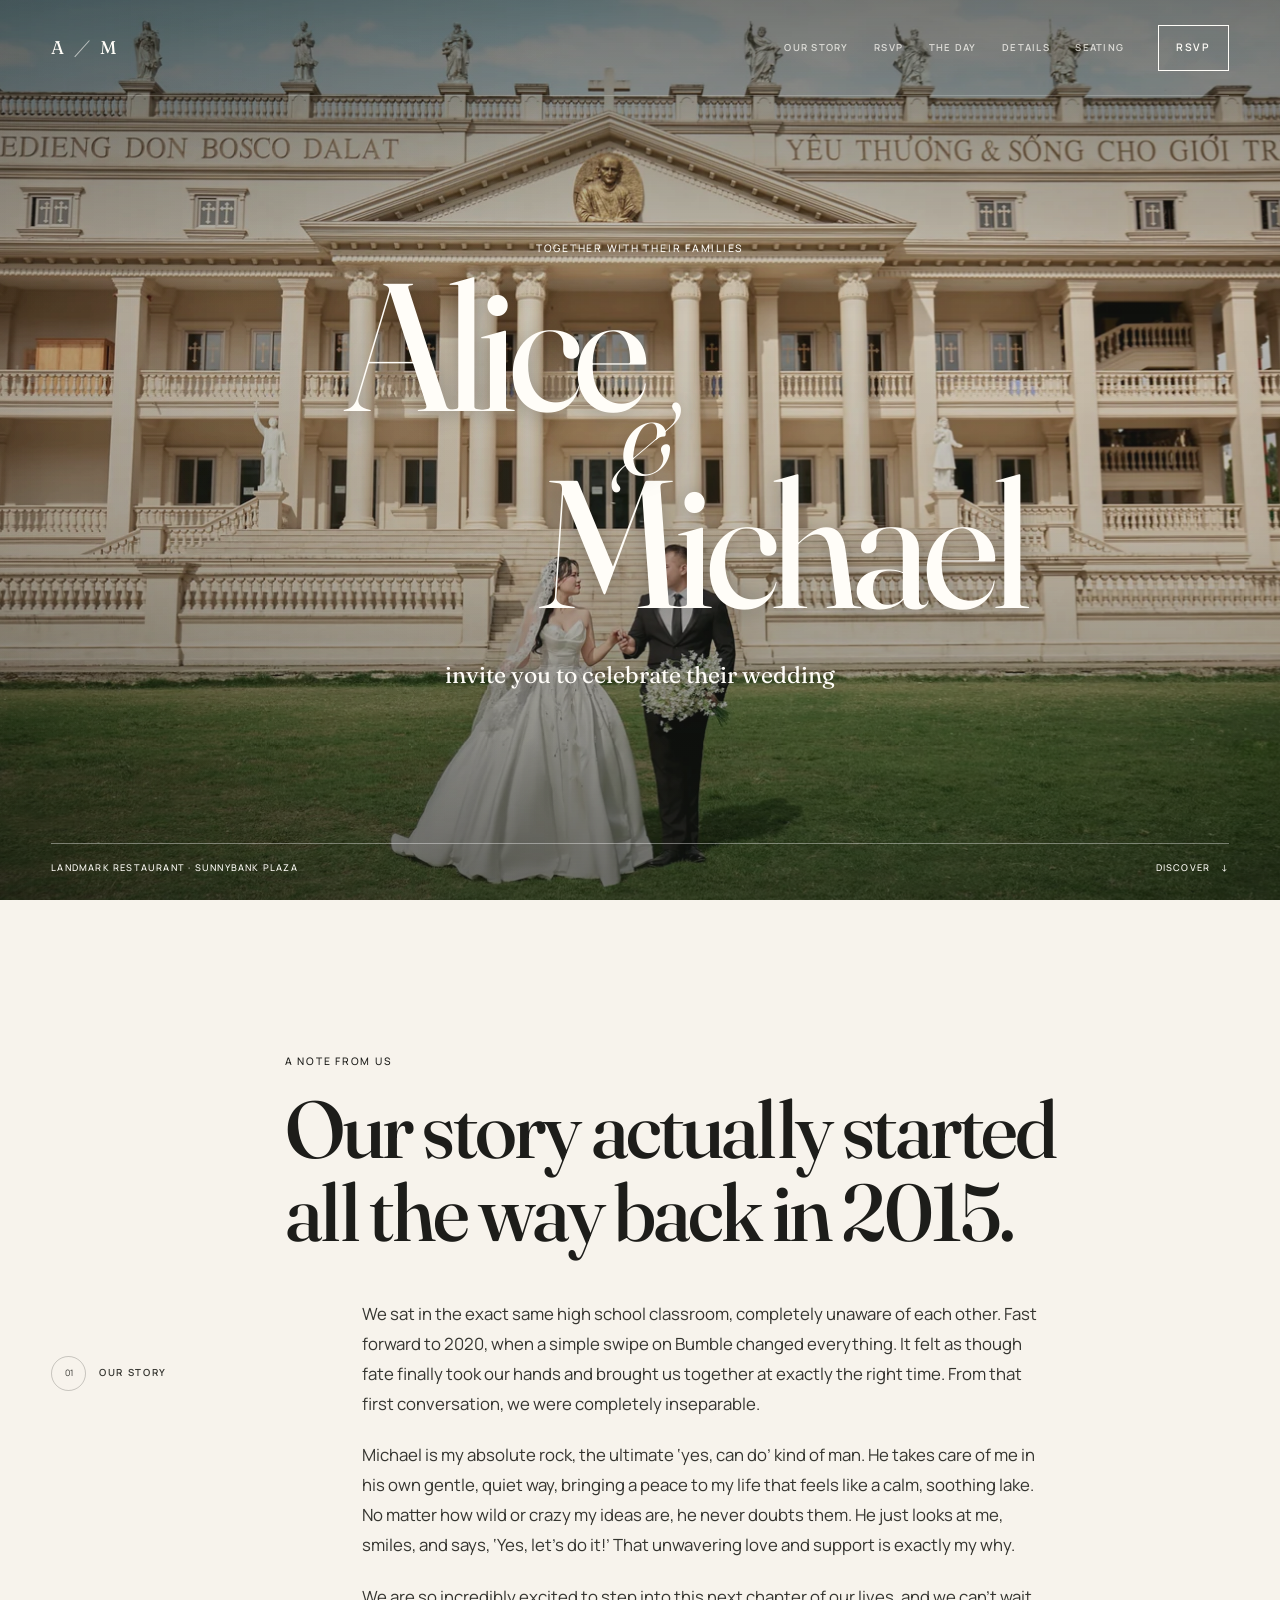
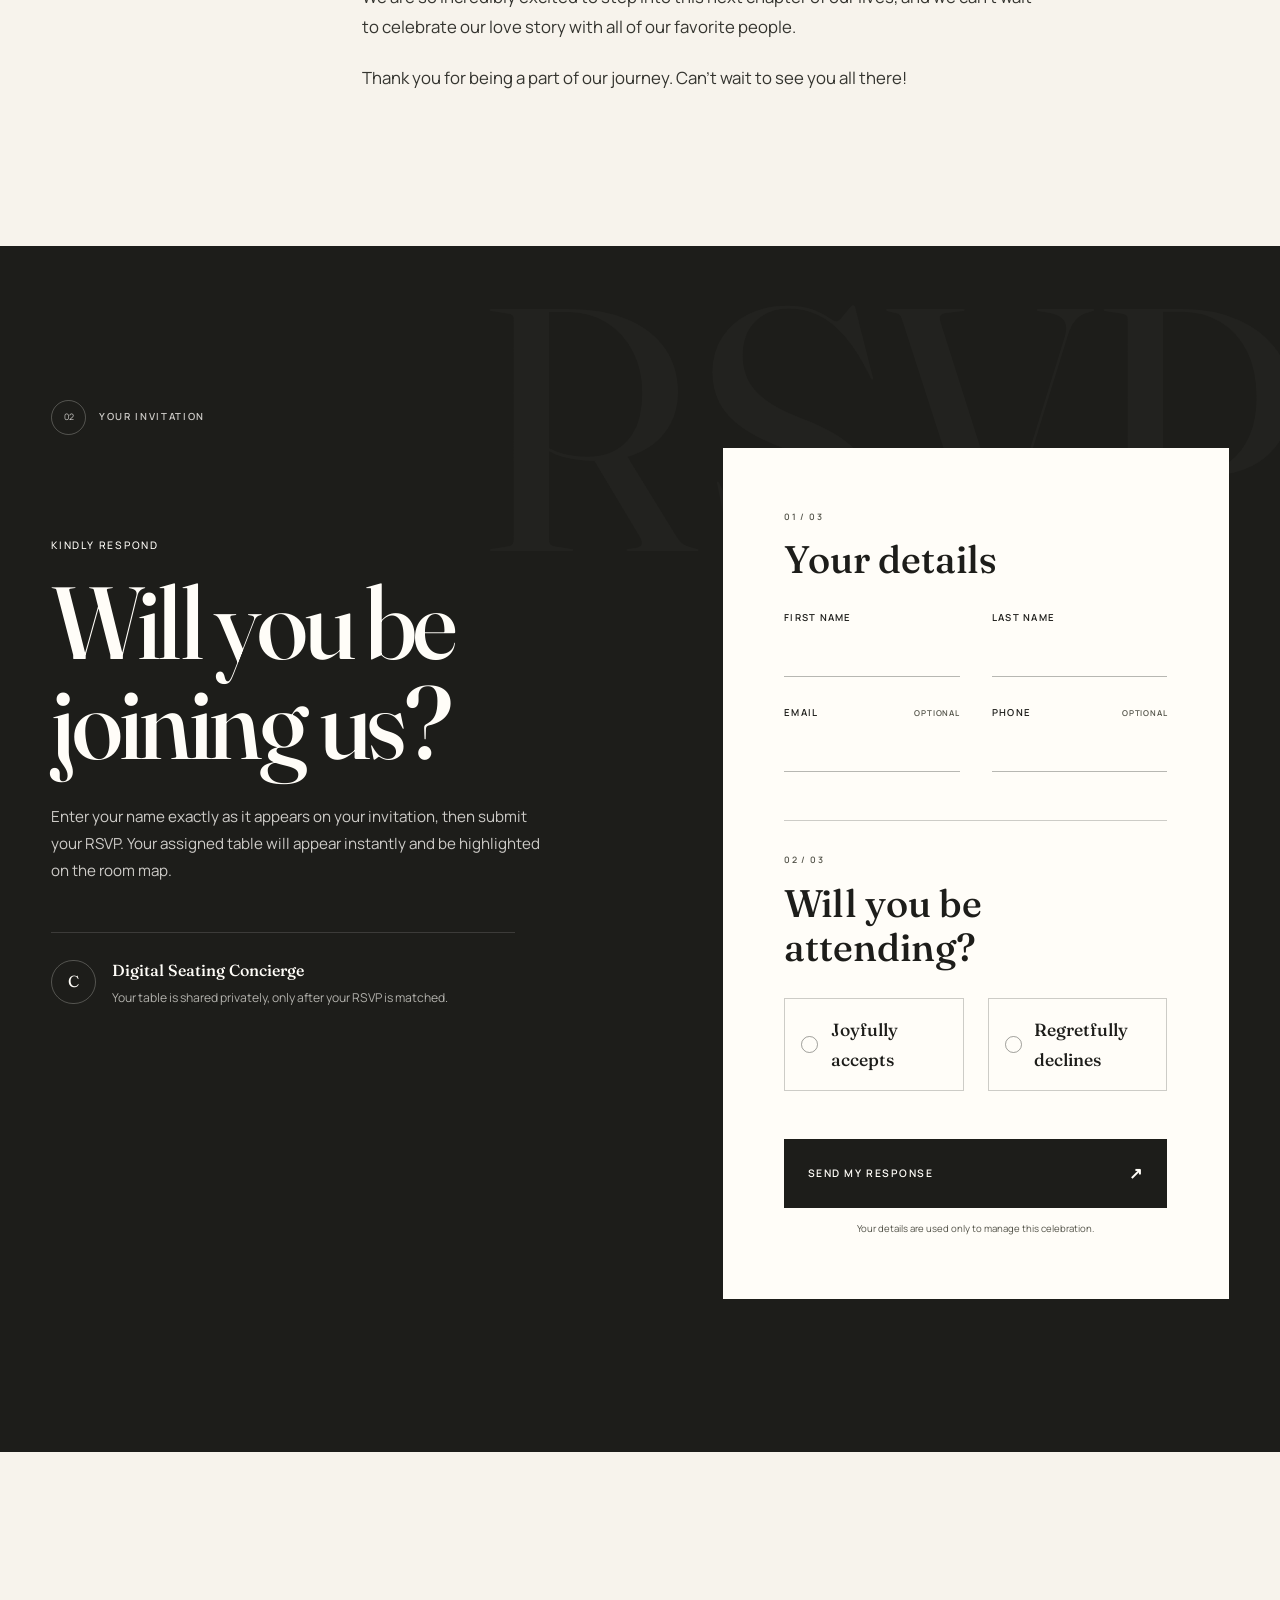
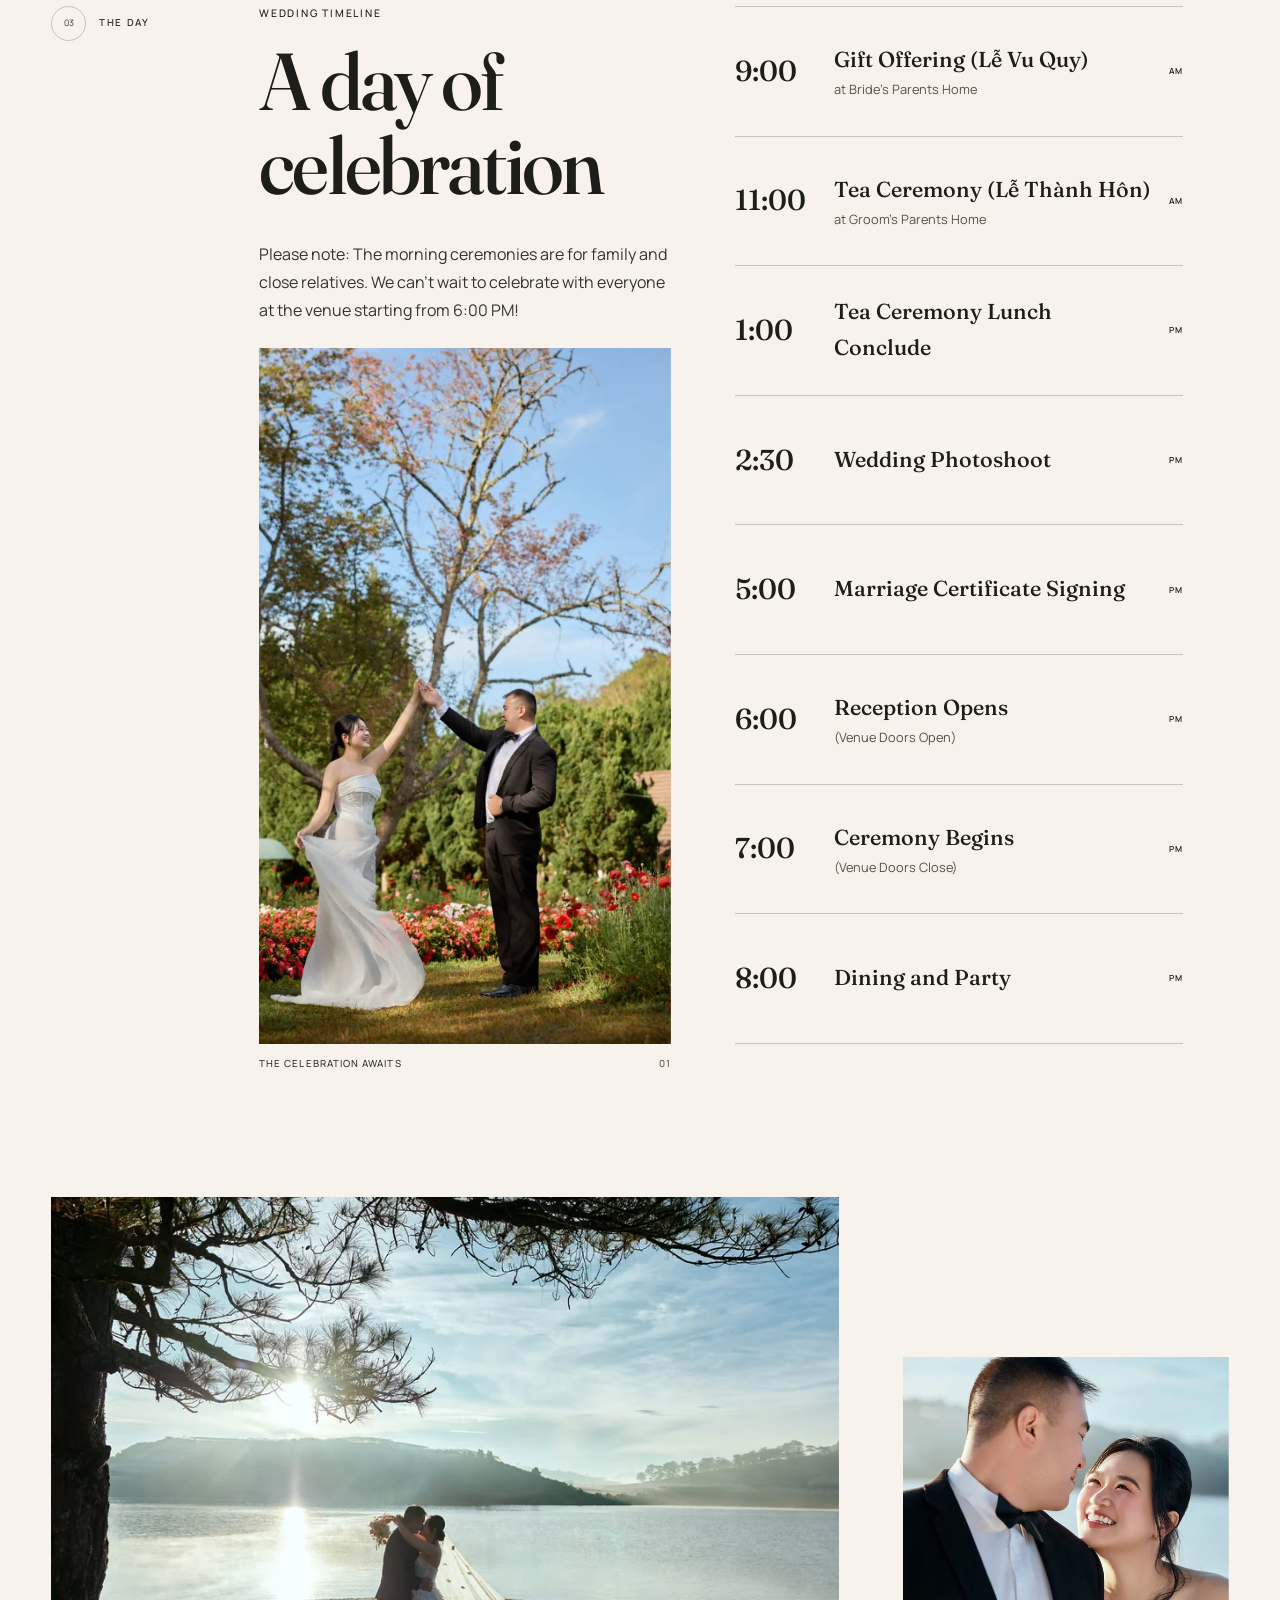
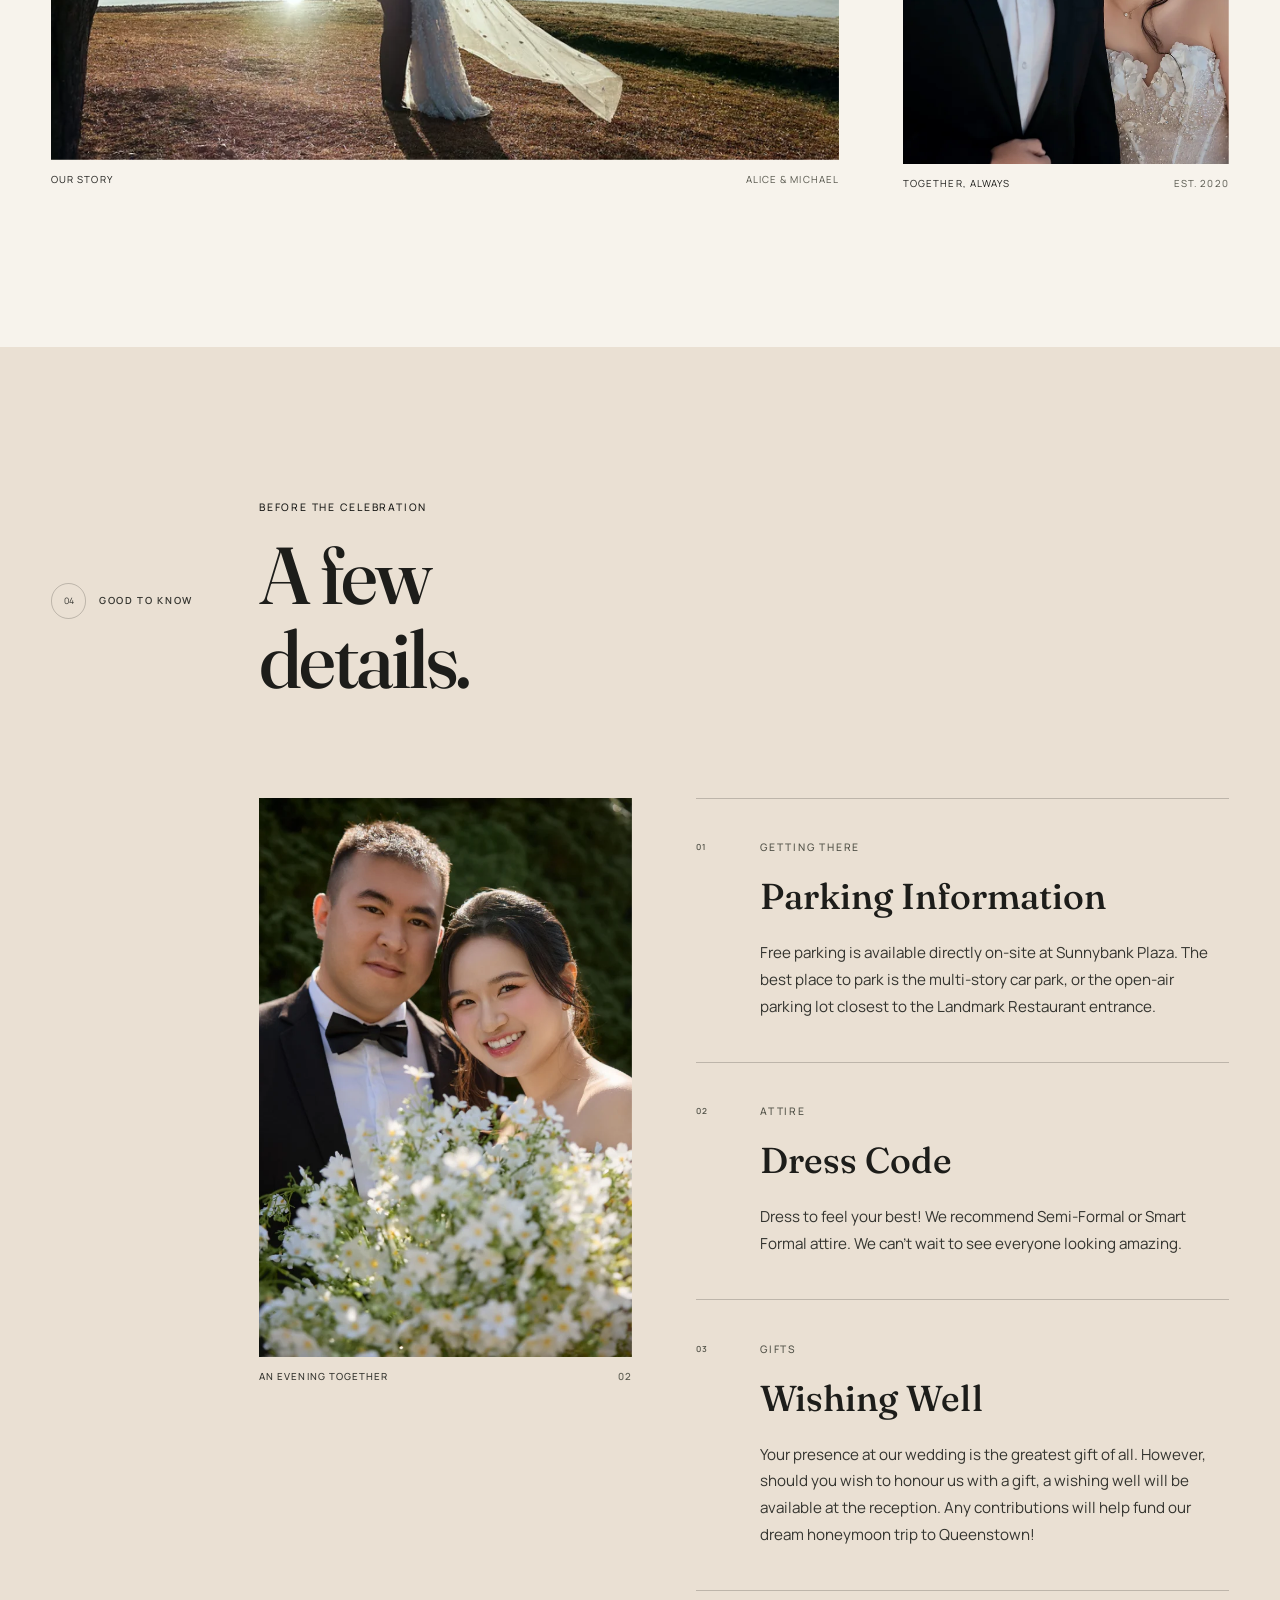
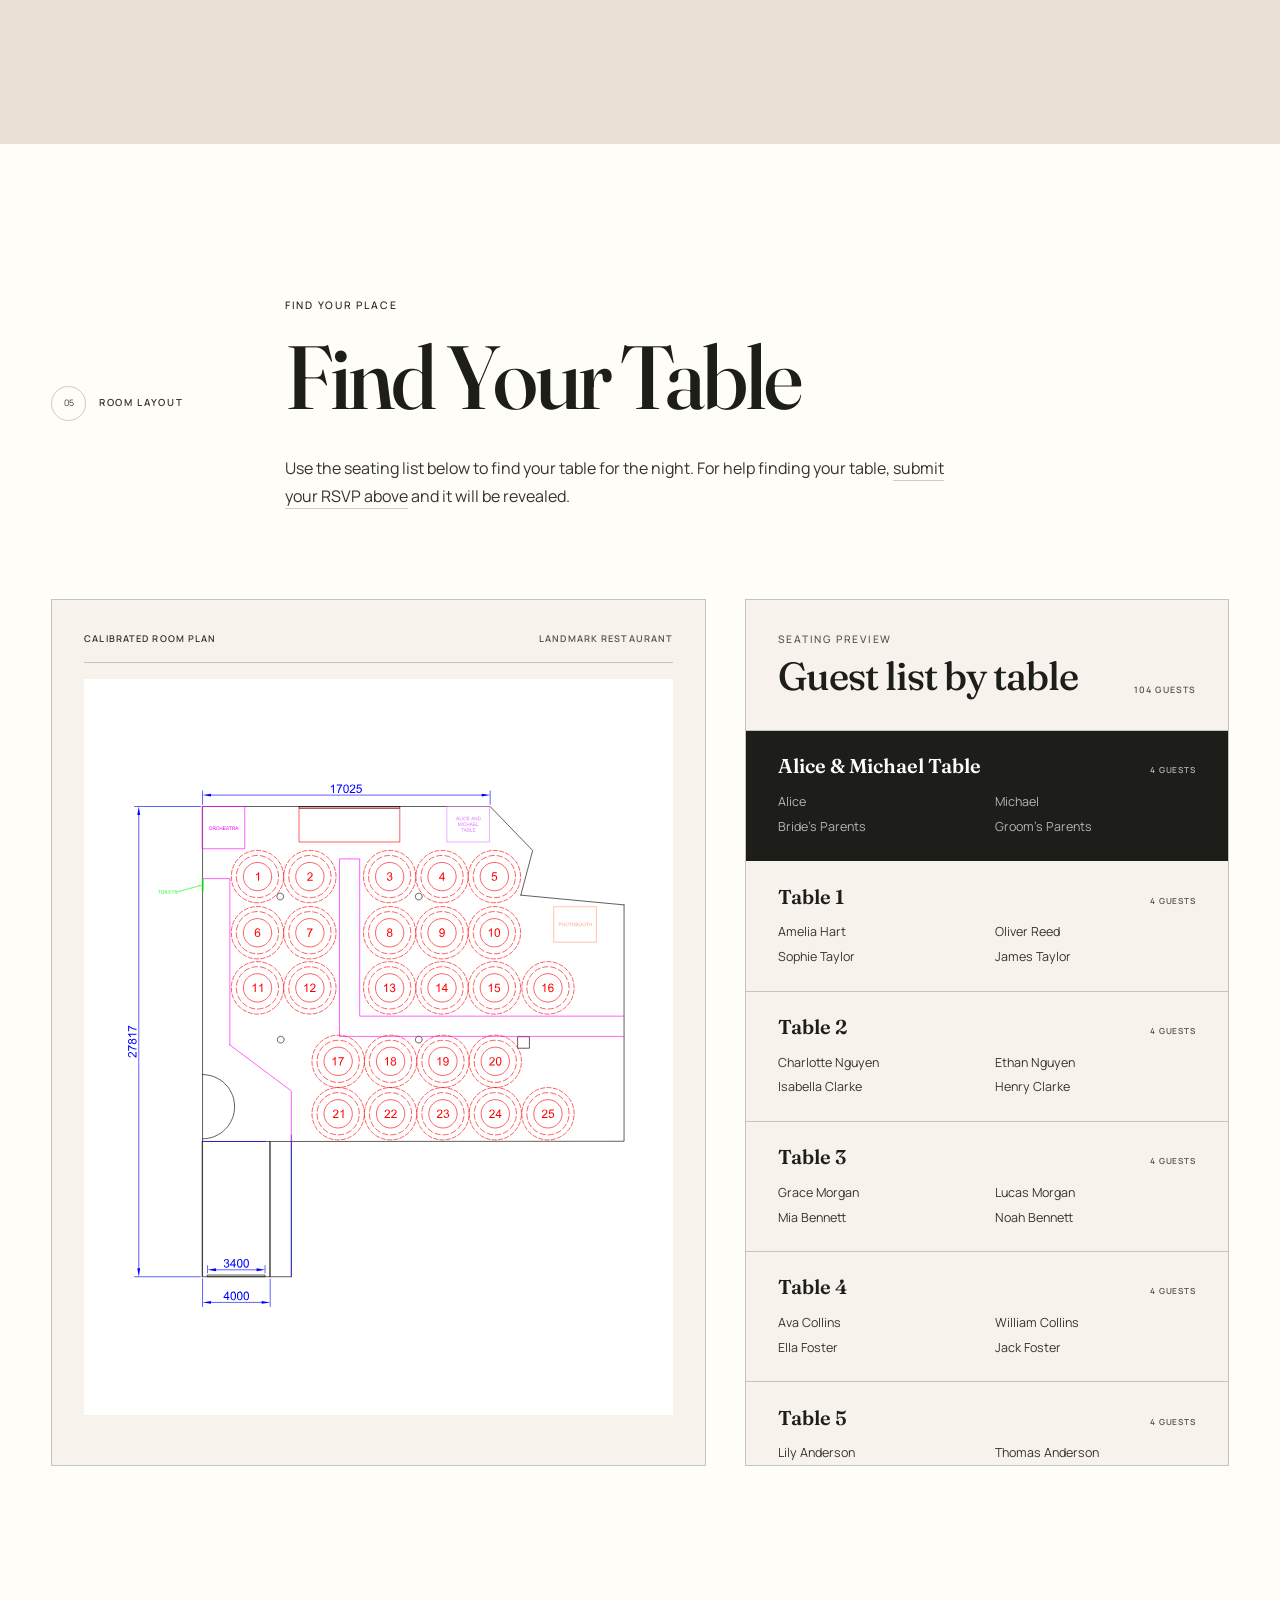
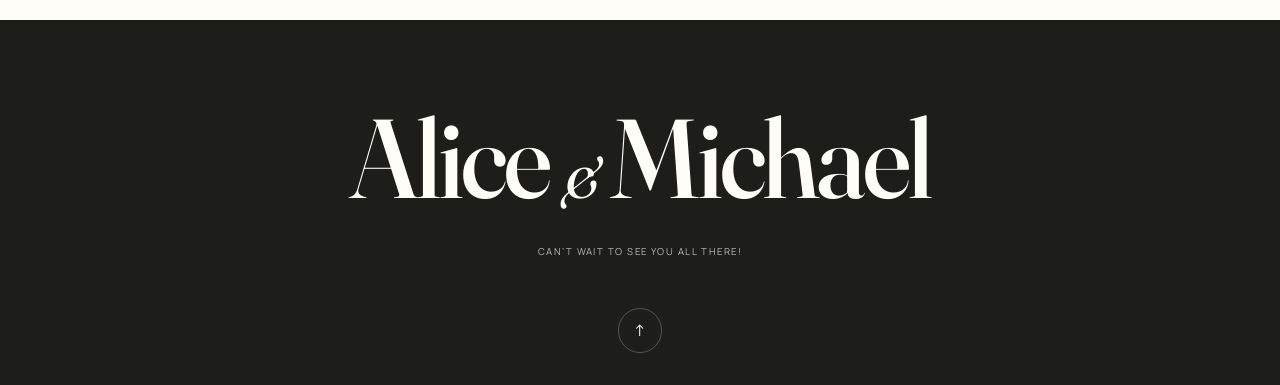
<file: index.html>
<!doctype html>
<html lang="en">
<head>
  <meta charset="utf-8">
  <meta name="viewport" content="width=device-width, initial-scale=1, viewport-fit=cover">
  <meta name="theme-color" content="#1d1d1a">
  <meta name="description" content="Celebrate the wedding of Alice and Michael and RSVP for their special day.">
  <title>Alice &amp; Michael — Wedding Celebration</title>
  <link rel="preconnect" href="https://fonts.googleapis.com">
  <link rel="preconnect" href="https://fonts.gstatic.com" crossorigin>
  <link href="https://fonts.googleapis.com/css2?family=Fraunces:opsz,wght@9..144,400;9..144,500;9..144,600&amp;family=Manrope:wght@400;500;600&amp;display=swap" rel="stylesheet">
  <link
    rel="preload"
    as="image"
    href="assets/images/optimized/hero-couple-2000.webp"
    imagesrcset="assets/images/optimized/hero-couple-640.webp 640w, assets/images/optimized/hero-couple-960.webp 960w, assets/images/optimized/hero-couple-1400.webp 1400w, assets/images/optimized/hero-couple-2000.webp 2000w, assets/images/optimized/hero-couple-2400.webp 2400w"
    imagesizes="(max-aspect-ratio: 3/2) 150vh, 100vw"
    type="image/webp"
    fetchpriority="high"
  >
  <link rel="stylesheet" href="assets/css/style.css">
  <script src="assets/js/main.js" defer></script>
</head>
<body>
  <a class="skip-link" href="#main">Skip to the celebration</a>

  <header class="site-header" data-header>
    <a class="wordmark" href="#top" aria-label="Alice and Michael, home">
      <span>A</span><i aria-hidden="true"></i><span>M</span>
    </a>
    <button class="menu-button" type="button" aria-expanded="false" aria-controls="site-menu" data-menu-button>
      <span class="menu-button__label">Menu</span>
      <span class="menu-button__lines" aria-hidden="true"><i></i><i></i></span>
    </button>
    <nav class="site-menu" id="site-menu" aria-label="Main navigation" data-menu>
      <a href="#story">Our story</a>
      <a href="#rsvp">RSVP</a>
      <a href="#day">The day</a>
      <a href="#details">Details</a>
      <a href="#seating-list">Seating</a>
      <a class="site-menu__rsvp" href="#rsvp">RSVP</a>
    </nav>
  </header>

  <main id="main">
    <section class="hero" id="top" aria-labelledby="hero-title">
      <div class="hero__media" data-parallax>
        <picture>
          <source
            type="image/webp"
            srcset="assets/images/optimized/hero-couple-640.webp 640w, assets/images/optimized/hero-couple-960.webp 960w, assets/images/optimized/hero-couple-1400.webp 1400w, assets/images/optimized/hero-couple-2000.webp 2000w, assets/images/optimized/hero-couple-2400.webp 2400w"
            sizes="(max-aspect-ratio: 3/2) 150vh, 100vw"
          >
          <img
            src="assets/images/optimized/hero-couple-2000.webp"
            width="2400"
            height="1600"
            alt="A bride and groom holding hands in front of a grand columned building"
            decoding="async"
            fetchpriority="high"
          >
        </picture>
      </div>
      <div class="hero__veil"></div>
      <div class="hero__content">
        <p class="eyebrow">Together with their families</p>
        <h1 id="hero-title"><span>Alice</span><em>&amp;</em><span>Michael</span></h1>
        <p class="hero__invitation">invite you to celebrate their wedding</p>
      </div>
      <div class="hero__footer">
        <p>Landmark Restaurant · Sunnybank Plaza</p>
        <a href="#story">Discover <span aria-hidden="true">↓</span></a>
      </div>
    </section>

    <section class="intro section" id="story">
      <div class="section-marker reveal">
        <span>01</span>
        <p>Our story</p>
      </div>
      <div class="intro__copy reveal">
        <p class="eyebrow">A note from us</p>
        <h2>Our story actually started all the way back in 2015.</h2>
        <div class="intro__body">
          <p>We sat in the exact same high school classroom, completely unaware of each other. Fast forward to 2020, when a simple swipe on Bumble changed everything. It felt as though fate finally took our hands and brought us together at exactly the right time. From that first conversation, we were completely inseparable.</p>
          <p>Michael is my absolute rock, the ultimate ‘yes, can do’ kind of man. He takes care of me in his own gentle, quiet way, bringing a peace to my life that feels like a calm, soothing lake. No matter how wild or crazy my ideas are, he never doubts them. He just looks at me, smiles, and says, ‘Yes, let’s do it!’ That unwavering love and support is exactly my why.</p>
          <p>We are so incredibly excited to step into this next chapter of our lives, and we can’t wait to celebrate our love story with all of our favorite people.</p>
          <p>Thank you for being a part of our journey. Can’t wait to see you all there!</p>
        </div>
      </div>
    </section>

    <section class="rsvp-section section" id="rsvp" aria-labelledby="rsvp-title">
      <div class="rsvp-section__intro reveal">
        <div class="section-marker section-marker--light">
          <span>02</span>
          <p>Your invitation</p>
        </div>
        <p class="eyebrow">Kindly respond</p>
        <h2 id="rsvp-title">Will you be joining us?</h2>
        <p>Enter your name exactly as it appears on your invitation, then submit your RSVP. Your assigned table will appear instantly and be highlighted on the room map.</p>
        <div class="concierge-note">
          <span class="concierge-note__mark" aria-hidden="true">C</span>
          <div>
            <strong>Digital Seating Concierge</strong>
            <p>Your table is shared privately, only after your RSVP is matched.</p>
          </div>
        </div>
      </div>

      <div class="rsvp-panel reveal">
        <form class="rsvp-form" data-rsvp-form novalidate>
          <input type="hidden" name="weddingId" value="hart-brooks-2026">

          <div class="form-step">
            <p class="form-step__number">01 / 03</p>
            <h3>Your details</h3>
            <div class="form-grid">
              <label class="field">
                <span>First name</span>
                <input type="text" name="firstName" autocomplete="given-name" required>
                <small>Please enter your first name.</small>
              </label>
              <label class="field">
                <span>Last name</span>
                <input type="text" name="lastName" autocomplete="family-name" required>
                <small>Please enter your last name.</small>
              </label>
              <label class="field">
                <span>Email <em>Optional</em></span>
                <input type="email" name="email" autocomplete="email">
                <small>Please check the email address.</small>
              </label>
              <label class="field">
                <span>Phone <em>Optional</em></span>
                <input type="tel" name="phone" autocomplete="tel" inputmode="tel">
                <small>Please check the phone number.</small>
              </label>
            </div>
          </div>

          <div class="form-step">
            <p class="form-step__number">02 / 03</p>
            <fieldset>
              <legend>Will you be attending?</legend>
              <div class="attendance-options">
                <label>
                  <input type="radio" name="attending" value="yes" required>
                  <span><i aria-hidden="true"></i>Joyfully accepts</span>
                </label>
                <label>
                  <input type="radio" name="attending" value="no" required>
                  <span><i aria-hidden="true"></i>Regretfully declines</span>
                </label>
              </div>
              <small class="fieldset-error">Please select your response.</small>
            </fieldset>
          </div>

          <div class="form-step dietary-step" data-dietary-step hidden>
            <p class="form-step__number">03 / 03</p>
            <h3>Dining</h3>
            <label class="field field--select">
              <span>Dietary requirement</span>
              <select name="dietaryRequirement">
                <option value="No dietary requirements">No dietary requirements</option>
                <option value="Vegetarian">Vegetarian</option>
                <option value="Vegan">Vegan</option>
                <option value="Gluten-free">Gluten-free</option>
                <option value="Dairy-free">Dairy-free</option>
                <option value="Nut allergy">Nut allergy</option>
                <option value="Shellfish allergy">Shellfish allergy</option>
                <option value="Halal">Halal</option>
                <option value="Kosher">Kosher</option>
                <option value="Other">Other</option>
              </select>
            </label>
            <label class="field field--notes" data-dietary-notes hidden>
              <span data-notes-label>Anything our kitchen should know?</span>
              <textarea name="dietaryNotes" rows="3" maxlength="500"></textarea>
              <small>Please tell us your dietary requirement.</small>
            </label>
          </div>

          <div class="form-message" role="alert" data-form-message hidden></div>
          <button class="submit-button" type="submit" data-submit>
            <span data-submit-label>Send my response</span>
            <span class="submit-button__arrow" aria-hidden="true">↗</span>
            <span class="submit-button__loader" aria-hidden="true"></span>
          </button>
          <p class="privacy-note">Your details are used only to manage this celebration.</p>
        </form>

        <div class="rsvp-result" data-rsvp-result hidden aria-live="polite">
          <div class="rsvp-result__seal" aria-hidden="true">
            <svg viewBox="0 0 64 64" role="img">
              <circle cx="32" cy="32" r="30"></circle>
              <path d="m20 33 8 8 17-19"></path>
            </svg>
          </div>
          <p class="eyebrow" data-result-eyebrow>Response received</p>
          <h3 data-result-title>Thank you.</h3>
          <p class="rsvp-result__message" data-result-message></p>
          <div class="seating-card" data-seating-card hidden>
            <p>Your place at dinner</p>
            <div>
              <span><small>Table</small><strong data-table-number>—</strong></span>
            </div>
            <small>Please keep this table number for the evening.</small>
          </div>
          <section class="seating-map" data-seating-map-section hidden aria-labelledby="seating-map-title">
            <div class="seating-map__heading">
              <p class="eyebrow">The room</p>
              <h4 id="seating-map-title">We’ve highlighted your table below.</h4>
            </div>
            <p class="seating-map__status" data-seating-map-status hidden></p>
            <div class="seating-map__viewport" data-seating-map hidden>
              <div class="seating-map__canvas" data-seating-map-canvas></div>
            </div>
          </section>
          <button class="text-button" type="button" data-edit-response>Update this response</button>
        </div>
      </div>
    </section>

    <section class="day section" id="day" aria-labelledby="day-title">
      <div class="section-marker reveal">
        <span>03</span>
        <p>The day</p>
      </div>
      <div class="day__feature">
        <div class="day__heading reveal">
          <p class="eyebrow">Wedding timeline</p>
          <h2 id="day-title">A day of celebration</h2>
          <p>Please note: The morning ceremonies are for family and close relatives. We can’t wait to celebrate with everyone at the venue starting from 6:00 PM!</p>
        </div>
        <figure class="section-photo day__photo reveal reveal--image">
          <div class="section-photo__media">
            <picture>
              <source
                type="image/webp"
                srcset="assets/images/optimized/a-day-of-celebration-640.webp 640w, assets/images/optimized/a-day-of-celebration-960.webp 960w, assets/images/optimized/a-day-of-celebration-1400.webp 1400w, assets/images/optimized/a-day-of-celebration-2000.webp 2000w"
                sizes="(max-width: 61.99rem) 90vw, 38vw"
              >
              <img
                src="assets/images/optimized/a-day-of-celebration-960.webp"
                width="2000"
                height="3000"
                loading="lazy"
                decoding="async"
                alt="Alice and Michael holding hands together in a flower garden"
              >
            </picture>
          </div>
          <figcaption><span>The celebration awaits</span><span>01</span></figcaption>
        </figure>
      </div>
      <ol class="timeline reveal">
        <li>
          <time>9:00</time>
          <div><h3>Gift Offering (Lễ Vu Quy)</h3><p>at Bride’s Parents Home</p></div>
          <span>AM</span>
        </li>
        <li>
          <time>11:00</time>
          <div><h3>Tea Ceremony (Lễ Thành Hôn)</h3><p>at Groom’s Parents Home</p></div>
          <span>AM</span>
        </li>
        <li>
          <time>1:00</time>
          <div><h3>Tea Ceremony Lunch Conclude</h3></div>
          <span>PM</span>
        </li>
        <li>
          <time>2:30</time>
          <div><h3>Wedding Photoshoot</h3></div>
          <span>PM</span>
        </li>
        <li>
          <time>5:00</time>
          <div><h3>Marriage Certificate Signing</h3></div>
          <span>PM</span>
        </li>
        <li>
          <time>6:00</time>
          <div><h3>Reception Opens</h3><p>(Venue Doors Open)</p></div>
          <span>PM</span>
        </li>
        <li>
          <time>7:00</time>
          <div><h3>Ceremony Begins</h3><p>(Venue Doors Close)</p></div>
          <span>PM</span>
        </li>
        <li>
          <time>8:00</time>
          <div><h3>Dining and Party</h3></div>
          <span>PM</span>
        </li>
      </ol>
    </section>

    <section class="editorial-gallery" aria-label="Wedding celebration inspiration">
      <figure class="gallery-main reveal reveal--image">
        <div class="gallery-image">
          <picture>
            <source
              type="image/webp"
              srcset="assets/images/optimized/couple-landscape-640.webp 640w, assets/images/optimized/couple-landscape-960.webp 960w, assets/images/optimized/couple-landscape-1400.webp 1400w, assets/images/optimized/couple-landscape-2000.webp 2000w"
              sizes="(max-width: 61.99rem) 92vw, 68vw"
            >
            <img
              src="assets/images/optimized/couple-landscape-1400.webp"
              width="2000"
              height="1333"
              loading="lazy"
              decoding="async"
              alt="A bride and groom embracing beside a sunlit lake beneath pine trees"
            >
          </picture>
        </div>
        <figcaption><span>OUR STORY</span><span>Alice &amp; Michael</span></figcaption>
      </figure>
      <figure class="gallery-detail reveal reveal--image">
        <div class="gallery-image">
          <picture>
            <source
              type="image/webp"
              srcset="assets/images/optimized/couple-portrait-640.webp 640w, assets/images/optimized/couple-portrait-960.webp 960w, assets/images/optimized/couple-portrait-1400.webp 1400w"
              sizes="(max-width: 61.99rem) 74vw, 27vw"
            >
            <img
              src="assets/images/optimized/couple-portrait-960.webp"
              width="1400"
              height="2100"
              loading="lazy"
              decoding="async"
              alt="A bride smiling up at the groom in a close portrait"
            >
          </picture>
        </div>
        <figcaption><span>TOGETHER, ALWAYS</span><span>EST. 2020</span></figcaption>
      </figure>
    </section>

    <section class="details section" id="details" aria-labelledby="details-title">
      <div class="section-marker reveal">
        <span>04</span>
        <p>Good to know</p>
      </div>
      <div class="details__heading reveal">
        <p class="eyebrow">Before the celebration</p>
        <h2 id="details-title">A few details.</h2>
      </div>
      <figure class="section-photo details__photo reveal reveal--image">
        <div class="section-photo__media">
          <picture>
            <source
              type="image/webp"
              srcset="assets/images/optimized/a-few-details-640.webp 640w, assets/images/optimized/a-few-details-960.webp 960w, assets/images/optimized/a-few-details-1400.webp 1400w, assets/images/optimized/a-few-details-2000.webp 2000w"
              sizes="(max-width: 61.99rem) 74vw, 30vw"
            >
            <img
              src="assets/images/optimized/a-few-details-960.webp"
              width="2000"
              height="3000"
              loading="lazy"
              decoding="async"
              alt="Alice and Michael smiling together behind a bouquet of white flowers"
            >
          </picture>
        </div>
        <figcaption><span>An evening together</span><span>02</span></figcaption>
      </figure>
      <div class="detail-list">
        <article class="detail-item reveal">
          <span>01</span>
          <div>
            <p class="eyebrow">Getting there</p>
            <h3>Parking Information</h3>
            <p>Free parking is available directly on-site at Sunnybank Plaza. The best place to park is the multi-story car park, or the open-air parking lot closest to the Landmark Restaurant entrance.</p>
          </div>
        </article>
        <article class="detail-item reveal">
          <span>02</span>
          <div>
            <p class="eyebrow">Attire</p>
            <h3>Dress Code</h3>
            <p>Dress to feel your best! We recommend Semi-Formal or Smart Formal attire. We can’t wait to see everyone looking amazing.</p>
          </div>
        </article>
        <article class="detail-item reveal">
          <span>03</span>
          <div>
            <p class="eyebrow">Gifts</p>
            <h3>Wishing Well</h3>
            <p>Your presence at our wedding is the greatest gift of all. However, should you wish to honour us with a gift, a wishing well will be available at the reception. Any contributions will help fund our dream honeymoon trip to Queenstown!</p>
          </div>
        </article>
      </div>
    </section>

    <section class="seating-overview section" id="seating-list" aria-labelledby="seating-list-title">
      <div class="seating-overview__heading">
        <div class="section-marker reveal">
          <span>05</span>
          <p>Room layout</p>
        </div>
        <div class="seating-overview__intro reveal">
          <p class="eyebrow">Find your place</p>
          <h2 id="seating-list-title">Find Your Table</h2>
          <p>Use the seating list below to find your table for the night. For help finding your table, <a href="#rsvp">submit your RSVP above</a> and it will be revealed.</p>
        </div>
      </div>

      <div class="seating-overview__grid">
        <figure class="floorplan-panel reveal">
          <figcaption>
            <span>Calibrated room plan</span>
            <span>Landmark Restaurant</span>
          </figcaption>
          <div class="floorplan-panel__map">
            <img
              src="assets/seating/seating-layout-final-calibrated.svg"
              width="595"
              height="842"
              loading="lazy"
              decoding="async"
              alt="Reception floorplan showing the Alice and Michael table and guest tables 1 through 25"
            >
          </div>
        </figure>

        <aside class="guest-list-panel reveal" aria-labelledby="guest-list-title">
          <div class="guest-list-panel__heading">
            <div>
              <p class="eyebrow">Seating preview</p>
              <h3 id="guest-list-title">Guest list by table</h3>
            </div>
            <span>104 guests</span>
          </div>
          <div class="guest-list-panel__scroll" tabindex="0" aria-label="Sample guest list grouped by table">
            <article class="guest-table-group guest-table-group--head">
              <header><h4>Alice &amp; Michael Table</h4><span>4 guests</span></header>
              <ul>
                <li>Alice</li>
                <li>Michael</li>
                <li>Bride’s Parents</li>
                <li>Groom’s Parents</li>
              </ul>
            </article>
            <article class="guest-table-group">
              <header><h4>Table 1</h4><span>4 guests</span></header>
              <ul>
                <li>Amelia Hart</li>
                <li>Oliver Reed</li>
                <li>Sophie Taylor</li>
                <li>James Taylor</li>
              </ul>
            </article>
            <article class="guest-table-group">
              <header><h4>Table 2</h4><span>4 guests</span></header>
              <ul>
                <li>Charlotte Nguyen</li>
                <li>Ethan Nguyen</li>
                <li>Isabella Clarke</li>
                <li>Henry Clarke</li>
              </ul>
            </article>
            <article class="guest-table-group">
              <header><h4>Table 3</h4><span>4 guests</span></header>
              <ul>
                <li>Grace Morgan</li>
                <li>Lucas Morgan</li>
                <li>Mia Bennett</li>
                <li>Noah Bennett</li>
              </ul>
            </article>
            <article class="guest-table-group">
              <header><h4>Table 4</h4><span>4 guests</span></header>
              <ul>
                <li>Ava Collins</li>
                <li>William Collins</li>
                <li>Ella Foster</li>
                <li>Jack Foster</li>
              </ul>
            </article>
            <article class="guest-table-group">
              <header><h4>Table 5</h4><span>4 guests</span></header>
              <ul>
                <li>Lily Anderson</li>
                <li>Thomas Anderson</li>
                <li>Ruby White</li>
                <li>Samuel White</li>
              </ul>
            </article>
            <article class="guest-table-group">
              <header><h4>Table 6</h4><span>4 guests</span></header>
              <ul>
                <li>Olivia Martin</li>
                <li>Daniel Martin</li>
                <li>Chloe Wilson</li>
                <li>Benjamin Wilson</li>
              </ul>
            </article>
            <article class="guest-table-group">
              <header><h4>Table 7</h4><span>4 guests</span></header>
              <ul>
                <li>Emily Harris</li>
                <li>Jacob Harris</li>
                <li>Zoe Turner</li>
                <li>Matthew Turner</li>
              </ul>
            </article>
            <article class="guest-table-group">
              <header><h4>Table 8</h4><span>4 guests</span></header>
              <ul>
                <li>Hannah Lee</li>
                <li>Isaac Lee</li>
                <li>Sarah Walker</li>
                <li>Liam Walker</li>
              </ul>
            </article>
            <article class="guest-table-group">
              <header><h4>Table 9</h4><span>4 guests</span></header>
              <ul>
                <li>Natalie King</li>
                <li>Joshua King</li>
                <li>Victoria Scott</li>
                <li>Andrew Scott</li>
              </ul>
            </article>
            <article class="guest-table-group">
              <header><h4>Table 10</h4><span>4 guests</span></header>
              <ul>
                <li>Emma Brown</li>
                <li>Noah Brown</li>
                <li>Ella Roberts</li>
                <li>Mason Roberts</li>
              </ul>
            </article>
            <article class="guest-table-group">
              <header><h4>Table 11</h4><span>4 guests</span></header>
              <ul>
                <li>Ava Thompson</li>
                <li>Leo Thompson</li>
                <li>Sophie Green</li>
                <li>Oscar Green</li>
              </ul>
            </article>
            <article class="guest-table-group">
              <header><h4>Table 12</h4><span>4 guests</span></header>
              <ul>
                <li>Lily Carter</li>
                <li>Henry Carter</li>
                <li>Ruby Evans</li>
                <li>Jack Evans</li>
              </ul>
            </article>
            <article class="guest-table-group">
              <header><h4>Table 13</h4><span>4 guests</span></header>
              <ul>
                <li>Mia Phillips</li>
                <li>Lucas Phillips</li>
                <li>Grace Edwards</li>
                <li>Noah Edwards</li>
              </ul>
            </article>
            <article class="guest-table-group">
              <header><h4>Table 14</h4><span>4 guests</span></header>
              <ul>
                <li>Charlotte Hughes</li>
                <li>Ethan Hughes</li>
                <li>Isabella Cooper</li>
                <li>Thomas Cooper</li>
              </ul>
            </article>
            <article class="guest-table-group">
              <header><h4>Table 15</h4><span>4 guests</span></header>
              <ul>
                <li>Amelia Richardson</li>
                <li>Oliver Richardson</li>
                <li>Emily Bailey</li>
                <li>James Bailey</li>
              </ul>
            </article>
            <article class="guest-table-group">
              <header><h4>Table 16</h4><span>4 guests</span></header>
              <ul>
                <li>Sophia Kelly</li>
                <li>Daniel Kelly</li>
                <li>Chloe Murphy</li>
                <li>Benjamin Murphy</li>
              </ul>
            </article>
            <article class="guest-table-group">
              <header><h4>Table 17</h4><span>4 guests</span></header>
              <ul>
                <li>Olivia Peterson</li>
                <li>Jacob Peterson</li>
                <li>Zoe Bennett</li>
                <li>Matthew Bennett</li>
              </ul>
            </article>
            <article class="guest-table-group">
              <header><h4>Table 18</h4><span>4 guests</span></header>
              <ul>
                <li>Hannah Campbell</li>
                <li>Isaac Campbell</li>
                <li>Sarah Mitchell</li>
                <li>Liam Mitchell</li>
              </ul>
            </article>
            <article class="guest-table-group">
              <header><h4>Table 19</h4><span>4 guests</span></header>
              <ul>
                <li>Natalie Parker</li>
                <li>Joshua Parker</li>
                <li>Victoria Young</li>
                <li>Andrew Young</li>
              </ul>
            </article>
            <article class="guest-table-group">
              <header><h4>Table 20</h4><span>4 guests</span></header>
              <ul>
                <li>Emma Hall</li>
                <li>Noah Hall</li>
                <li>Ella Adams</li>
                <li>Mason Adams</li>
              </ul>
            </article>
            <article class="guest-table-group">
              <header><h4>Table 21</h4><span>4 guests</span></header>
              <ul>
                <li>Ava Nelson</li>
                <li>Leo Nelson</li>
                <li>Sophie Hill</li>
                <li>Oscar Hill</li>
              </ul>
            </article>
            <article class="guest-table-group">
              <header><h4>Table 22</h4><span>4 guests</span></header>
              <ul>
                <li>Lily Wright</li>
                <li>Henry Wright</li>
                <li>Ruby Baker</li>
                <li>Jack Baker</li>
              </ul>
            </article>
            <article class="guest-table-group">
              <header><h4>Table 23</h4><span>4 guests</span></header>
              <ul>
                <li>Mia Allen</li>
                <li>Lucas Allen</li>
                <li>Grace Moore</li>
                <li>Noah Moore</li>
              </ul>
            </article>
            <article class="guest-table-group">
              <header><h4>Table 24</h4><span>4 guests</span></header>
              <ul>
                <li>Charlotte Ward</li>
                <li>Ethan Ward</li>
                <li>Isabella Cox</li>
                <li>Thomas Cox</li>
              </ul>
            </article>
            <article class="guest-table-group">
              <header><h4>Table 25</h4><span>4 guests</span></header>
              <ul>
                <li>Amelia Gray</li>
                <li>Oliver Gray</li>
                <li>Emily Price</li>
                <li>James Price</li>
              </ul>
            </article>
          </div>
        </aside>
      </div>
    </section>
  </main>

  <footer class="site-footer">
    <p class="site-footer__names">Alice <em>&amp;</em> Michael</p>
    <p>Can’t wait to see you all there!</p>
    <a href="#top" aria-label="Back to top">↑</a>
  </footer>
</body>
</html>
</file>
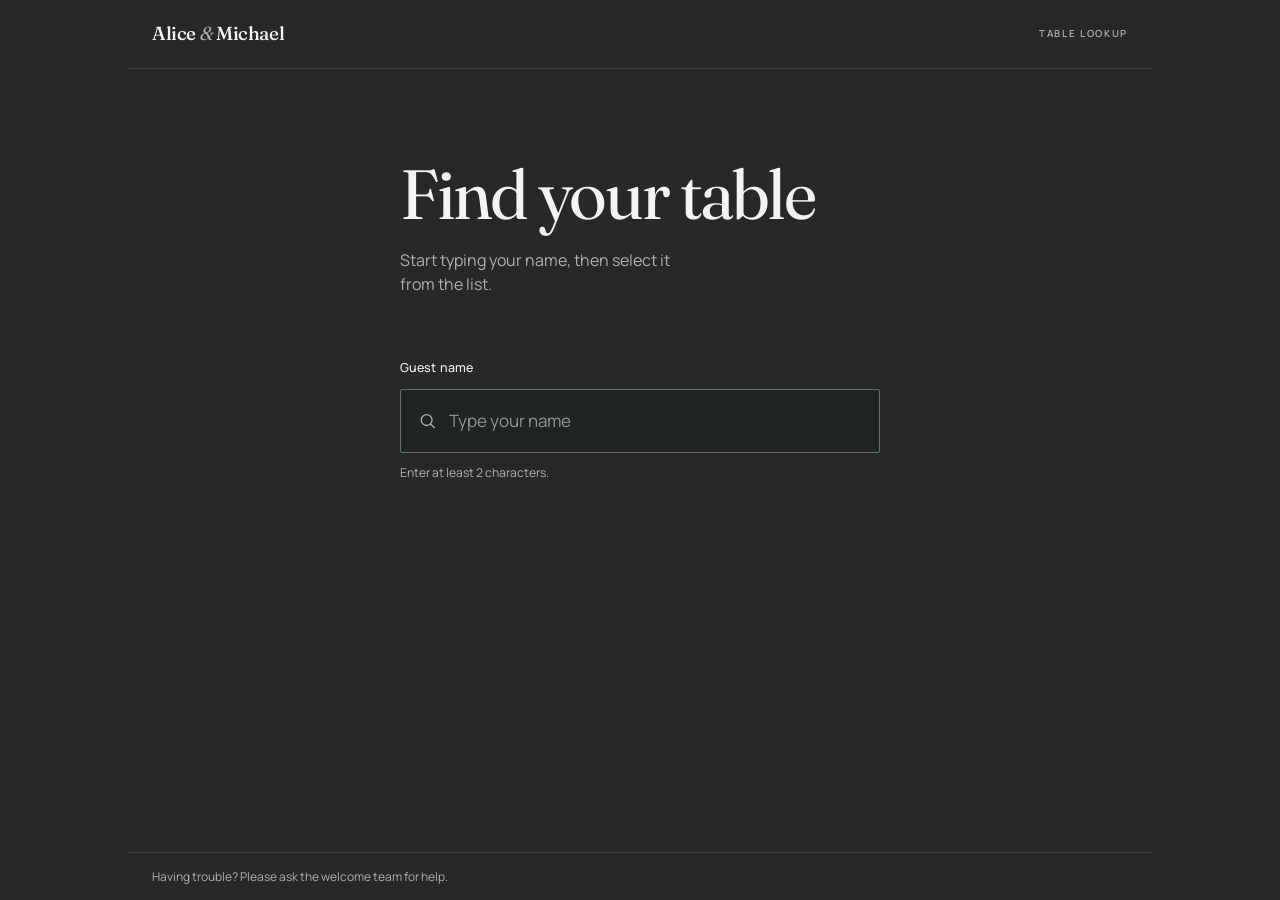
<file: find-table.html>
<!doctype html>
<html lang="en" class="lookup-document">
<head>
  <meta charset="utf-8">
  <meta name="viewport" content="width=device-width, initial-scale=1, viewport-fit=cover">
  <meta name="theme-color" content="#17191a">
  <meta name="description" content="Find your table for Alice and Michael’s wedding.">
  <title>Find Your Table — Alice &amp; Michael</title>
  <link rel="preconnect" href="https://fonts.googleapis.com">
  <link rel="preconnect" href="https://fonts.gstatic.com" crossorigin>
  <link rel="preconnect" href="https://wedding-rsvp-worker.andrew-94e.workers.dev" crossorigin>
  <link href="https://fonts.googleapis.com/css2?family=Fraunces:opsz,wght@9..144,400;9..144,500;9..144,600&amp;family=Manrope:wght@400;500;600&amp;display=swap" rel="stylesheet">
  <link rel="stylesheet" href="assets/css/style.css">
  <link rel="stylesheet" href="assets/css/find-table.css">
  <script src="assets/js/find-table.js" defer></script>
</head>
<body class="lookup-page">
  <a class="skip-link" href="#table-lookup">Skip to table search</a>

  <header class="lookup-header">
    <a class="lookup-brand" href="find-table.html" aria-label="Alice and Michael wedding seating, start again">
      <span class="lookup-brand__names">Alice <em>&amp;</em> Michael</span>
      <span class="lookup-brand__context">Table lookup</span>
    </a>
  </header>

  <main class="lookup-main" id="table-lookup">
    <div class="lookup-card">
      <section class="lookup-search-view" data-search-view aria-labelledby="lookup-title">
        <h1 id="lookup-title">Find your table</h1>
        <p class="lookup-intro">Start typing your name, then select it from the list.</p>

        <form class="lookup-form" data-search-form role="search" novalidate>
          <label for="guest-name">Guest name</label>
          <div class="lookup-input-wrap">
            <svg viewBox="0 0 24 24" aria-hidden="true">
              <circle cx="10.8" cy="10.8" r="6.8"></circle>
              <path d="m16 16 4.2 4.2"></path>
            </svg>
            <input
              id="guest-name"
              name="guestName"
              type="search"
              inputmode="search"
              enterkeyhint="search"
              autocomplete="off"
              autocapitalize="words"
              spellcheck="false"
              maxlength="100"
              placeholder="Type your name"
              aria-autocomplete="list"
              aria-controls="guest-results"
              aria-expanded="false"
              aria-describedby="lookup-hint"
              data-name-input
            >
            <button class="lookup-clear" type="button" aria-label="Clear name" data-clear-search hidden>
              <span aria-hidden="true">×</span>
            </button>
          </div>
          <p class="lookup-hint" id="lookup-hint">Enter at least 2 characters.</p>

          <div class="lookup-status" role="status" aria-live="polite" data-search-status hidden></div>
          <div class="lookup-results" id="guest-results" role="listbox" aria-label="Matching guests" data-search-results hidden></div>
        </form>
      </section>

      <section class="lookup-result-view" data-result-view aria-labelledby="table-result-title" hidden>
        <p class="lookup-result-name" data-display-name></p>
        <h1 id="table-result-title" tabindex="-1" data-table-message></h1>

        <section class="seating-map lookup-map" data-seating-map-section aria-labelledby="lookup-map-title">
          <div class="seating-map__heading">
            <h2 id="lookup-map-title">Room plan</h2>
            <p class="lookup-map__table">Table <span data-map-table-number>—</span></p>
          </div>
          <p class="seating-map__status" data-seating-map-status hidden></p>
          <div class="seating-map__viewport" data-seating-map hidden>
            <div class="seating-map__canvas" data-seating-map-canvas></div>
          </div>
        </section>

        <button class="lookup-button lookup-button--secondary" type="button" data-search-again>
          Search again
        </button>
      </section>
    </div>
  </main>

  <footer class="lookup-footer">
    <p>Having trouble? Please ask the welcome team for help.</p>
  </footer>
</body>
</html>
</file>
<file: assets/css/style.css>
:root {
  --ink: #1d1d1a;
  --ink-soft: #34342f;
  --paper: #f7f3ec;
  --paper-deep: #eae0d3;
  --chalk: #fffdf8;
  --olive: #535349;
  --line: rgba(29, 29, 26, 0.22);
  --serif: "Fraunces", Georgia, "Times New Roman", serif;
  --sans: "Manrope", "Helvetica Neue", Arial, sans-serif;
  --page-pad: clamp(1.25rem, 4vw, 4.75rem);
  --anchor-offset: calc(4.4rem + env(safe-area-inset-top));
  --ease: cubic-bezier(0.22, 1, 0.36, 1);
}

*,
*::before,
*::after {
  box-sizing: border-box;
}

html,
body {
  min-height: 100%;
}

html {
  background: var(--paper);
  scroll-behavior: smooth;
}

html.is-aligning-initial-hash {
  scroll-behavior: auto;
}

body {
  min-height: 100vh;
  min-height: 100svh;
  min-height: 100dvh;
  margin: 0;
  overflow-x: hidden;
  background: var(--paper);
  color: var(--ink);
  font-family: var(--sans);
  font-size: 1rem;
  font-optical-sizing: auto;
  line-height: 1.7;
  -webkit-font-smoothing: auto;
  text-rendering: optimizeLegibility;
}

body.menu-open {
  overflow: hidden;
  overscroll-behavior: none;
}

::selection {
  background: var(--ink);
  color: var(--chalk);
}

img {
  display: block;
  max-width: 100%;
}

button,
input,
select,
textarea {
  color: inherit;
  font: inherit;
}

button,
a {
  -webkit-tap-highlight-color: transparent;
}

a {
  color: inherit;
  text-decoration: none;
}

[hidden] {
  display: none !important;
}

main[id],
section[id] {
  scroll-margin-top: var(--anchor-offset);
}

.skip-link {
  position: fixed;
  z-index: 1000;
  top: 0.75rem;
  left: 0.75rem;
  padding: 0.7rem 1rem;
  transform: translateY(-160%);
  background: var(--chalk);
  color: var(--ink);
  font-size: 0.75rem;
  letter-spacing: 0.08em;
  transition: transform 180ms ease;
}

.skip-link:focus {
  transform: translateY(0);
}

.site-header {
  position: fixed;
  z-index: 100;
  top: 0;
  left: 0;
  width: 100%;
  height: calc(5rem + env(safe-area-inset-top));
  display: flex;
  align-items: center;
  justify-content: space-between;
  padding:
    env(safe-area-inset-top)
    max(var(--page-pad), env(safe-area-inset-right))
    0
    max(var(--page-pad), env(safe-area-inset-left));
  color: var(--chalk);
  transition:
    height 450ms var(--ease),
    color 350ms ease,
    background-color 350ms ease,
    border-color 350ms ease;
}

.site-header::after {
  content: "";
  position: absolute;
  right: max(var(--page-pad), env(safe-area-inset-right));
  bottom: 0;
  left: max(var(--page-pad), env(safe-area-inset-left));
  height: 1px;
  background: currentColor;
  opacity: 0.2;
}

.site-header.is-scrolled,
.site-header.menu-active {
  height: calc(4.4rem + env(safe-area-inset-top));
  border-color: var(--line);
  background: rgba(247, 243, 236, 0.94);
  color: var(--ink);
  backdrop-filter: blur(14px);
}

.site-header.menu-active {
  z-index: 9000;
  background: transparent;
  backdrop-filter: none;
}

.wordmark {
  position: relative;
  z-index: 2;
  display: inline-flex;
  align-items: center;
  gap: 0.42rem;
  font-family: var(--serif);
  font-size: 1.15rem;
  line-height: 1;
}

.wordmark i {
  width: 1.4rem;
  height: 1px;
  display: block;
  background: currentColor;
  transform: rotate(-48deg);
  opacity: 0.6;
}

.menu-button {
  position: relative;
  z-index: 2;
  min-height: 2.75rem;
  display: inline-flex;
  align-items: center;
  justify-content: flex-end;
  gap: 0.7rem;
  padding: 0.5rem 0 0.5rem 0.5rem;
  border: 0;
  background: transparent;
  cursor: pointer;
}

.menu-button__label {
  font-size: 0.63rem;
  font-weight: 600;
  letter-spacing: 0.17em;
  text-transform: uppercase;
}

.menu-button__lines {
  position: relative;
  width: 1.65rem;
  height: 0.8rem;
  display: block;
}

.menu-button__lines i {
  position: absolute;
  right: 0;
  width: 100%;
  height: 1px;
  background: currentColor;
  transition: transform 350ms var(--ease), top 350ms var(--ease);
}

.menu-button__lines i:first-child {
  top: 0.15rem;
}

.menu-button__lines i:last-child {
  top: 0.63rem;
}

.menu-button[aria-expanded="true"] .menu-button__lines i:first-child {
  top: 0.4rem;
  transform: rotate(45deg);
}

.menu-button[aria-expanded="true"] .menu-button__lines i:last-child {
  top: 0.4rem;
  transform: rotate(-45deg);
}

.site-menu {
  position: fixed;
  z-index: 1;
  inset: 0;
  width: 100vw;
  height: 100vh;
  height: 100svh;
  height: 100dvh;
  max-width: none;
  max-height: none;
  display: flex;
  flex-direction: column;
  align-items: flex-start;
  justify-content: center;
  gap: clamp(0.8rem, 2.1vh, 1.35rem);
  padding:
    calc(4.75rem + max(1.5rem, env(safe-area-inset-top)))
    max(var(--page-pad), calc(1.25rem + env(safe-area-inset-right)))
    max(3.5rem, calc(2rem + env(safe-area-inset-bottom)))
    max(var(--page-pad), calc(1.25rem + env(safe-area-inset-left)));
  overflow-x: hidden;
  overflow-y: auto;
  overscroll-behavior: contain;
  -webkit-overflow-scrolling: touch;
  visibility: hidden;
  opacity: 0;
  background: var(--paper);
  color: var(--ink);
  pointer-events: none;
  transition: visibility 0s linear 400ms, opacity 400ms ease;
}

.site-menu::after {
  content: "Alice & Michael  —  Wedding Celebration";
  position: absolute;
  right: max(var(--page-pad), calc(1.25rem + env(safe-area-inset-right)));
  bottom: max(1.5rem, env(safe-area-inset-bottom));
  left: max(var(--page-pad), calc(1.25rem + env(safe-area-inset-left)));
  padding-top: 1rem;
  border-top: 1px solid var(--line);
  color: var(--ink-soft);
  font-size: 0.62rem;
  letter-spacing: 0.12em;
  text-transform: uppercase;
}

.site-menu.is-open {
  visibility: visible;
  opacity: 1;
  pointer-events: auto;
  transition: visibility 0s, opacity 400ms ease;
}

.site-menu > a:not(.site-menu__rsvp) {
  display: block;
  font-family: var(--serif);
  font-size: clamp(2.4rem, 11vw, 4.75rem);
  line-height: 1;
  transform: translateY(2rem);
  opacity: 0;
  transition: transform 550ms var(--ease), opacity 400ms ease;
}

.site-menu.is-open > a:not(.site-menu__rsvp) {
  transform: translateY(0);
  opacity: 1;
}

.site-menu.is-open > a:nth-child(2) { transition-delay: 60ms; }
.site-menu.is-open > a:nth-child(3) { transition-delay: 120ms; }
.site-menu.is-open > a:nth-child(4) { transition-delay: 180ms; }
.site-menu.is-open > a:nth-child(5) { transition-delay: 240ms; }

.site-menu__rsvp {
  margin-top: 2rem;
  padding-bottom: 0.25rem;
  border-bottom: 1px solid;
  font-size: 0.65rem;
  font-weight: 600;
  letter-spacing: 0.14em;
  text-transform: uppercase;
}

.hero {
  position: relative;
  min-height: 100vh;
  min-height: 100svh;
  min-height: 100dvh;
  display: flex;
  align-items: center;
  justify-content: center;
  overflow: hidden;
  background: #4c4a42;
  color: var(--chalk);
}

.hero__media,
.hero__veil {
  position: absolute;
  inset: 0;
}

.hero__media {
  transform: scale(1.03);
  animation: hero-settle 1.7s var(--ease) both;
}

.hero__media picture,
.gallery-image picture {
  width: 100%;
  height: 100%;
  display: block;
}

.hero__media img {
  width: 100%;
  height: 100%;
  object-position: 61% center;
  will-change: transform;
  opacity: 80%;
}

@media (max-width: 1600px) {
  .hero__media img {
    object-position: 45% center !important;
    object-fit: cover !important;
  }
}

.hero__veil {
  background:
    linear-gradient(180deg, rgba(13, 16, 13, 0.42) 0%, transparent 35%, rgba(13, 16, 13, 0.08) 58%, rgba(13, 16, 13, 0.55) 100%),
    linear-gradient(90deg, rgba(13, 16, 13, 0.18), transparent 45%);
}

.hero__date {
  position: absolute;
  top: 6.8rem;
  left: var(--page-pad);
  font-size: 0.63rem;
  letter-spacing: 0.2em;
  animation: rise-in 1s 500ms var(--ease) both;
}

.hero__content {
  position: relative;
  z-index: 1;
  width: min(100%, 83rem);
  padding: 7rem var(--page-pad) 9rem;
  text-align: center;
}

.eyebrow {
  margin: 0 0 1.15rem;
  font-size: 0.65rem;
  font-weight: 500;
  letter-spacing: 0.17em;
  line-height: 1.5;
  text-transform: uppercase;
}

.hero__content .eyebrow {
  animation: rise-in 1s 350ms var(--ease) both;
}

.hero h1 {
  margin: 0;
  font-family: var(--serif);
  font-size: clamp(4rem, 18vw, 12rem);
  font-weight: 400;
  letter-spacing: -0.045em;
  line-height: 0.78;
  text-shadow: 0 2px 22px rgba(13, 16, 13, 0.28);
}

.hero h1 span {
  display: block;
  animation: rise-in 1.2s var(--ease) both;
}

.hero h1 span:first-child {
  transform: translateX(-0.08em);
  animation-delay: 100ms;
}

.hero h1 span:last-child {
  transform: translateX(0.1em);
  animation-delay: 220ms;
}

.hero h1 em {
  position: relative;
  z-index: 1;
  display: block;
  width: max-content;
  margin: -0.07em auto -0.13em;
  font-size: 0.54em;
  font-weight: 400;
  line-height: 0.8;
  animation: rise-in 1.1s 180ms var(--ease) both;
}

.hero__invitation {
  margin: 2.8rem 0 0;
  font-family: var(--serif);
  font-size: clamp(1.05rem, 2vw, 1.45rem);
  line-height: 1.4;
  text-shadow: 0 2px 18px rgba(13, 16, 13, 0.34);
  animation: rise-in 1s 500ms var(--ease) both;
}

.hero__footer {
  position: absolute;
  z-index: 1;
  right: max(var(--page-pad), env(safe-area-inset-right));
  bottom: max(1.5rem, calc(0.75rem + env(safe-area-inset-bottom)));
  left: max(var(--page-pad), env(safe-area-inset-left));
  display: flex;
  align-items: center;
  justify-content: space-between;
  padding-top: 1rem;
  border-top: 1px solid rgba(255, 255, 255, 0.38);
  font-size: 0.58rem;
  font-weight: 500;
  letter-spacing: 0.13em;
  text-transform: uppercase;
  animation: rise-in 1s 650ms var(--ease) both;
}

.hero__footer p {
  margin: 0;
}

.hero__footer a {
  display: inline-flex;
  align-items: center;
  gap: 0.65rem;
}

.hero__footer a span {
  display: inline-block;
  animation: gentle-bounce 2s infinite;
}

.section {
  padding: clamp(6rem, 12vw, 11rem) var(--page-pad);
}

.section-marker {
  display: flex;
  align-items: center;
  gap: 0.8rem;
  color: var(--ink-soft);
}

.section-marker span {
  display: grid;
  width: 2.2rem;
  height: 2.2rem;
  place-items: center;
  border: 1px solid var(--line);
  border-radius: 50%;
  font-size: 0.55rem;
}

.section-marker p {
  margin: 0;
  font-size: 0.61rem;
  font-weight: 600;
  letter-spacing: 0.17em;
  text-transform: uppercase;
}

.section-marker--light {
  color: rgba(255, 253, 248, 0.78);
}

.section-marker--light span {
  border-color: rgba(251, 249, 244, 0.25);
}

.intro {
  display: grid;
  grid-template-columns: 1fr;
  gap: 4rem;
}

.intro__copy {
  max-width: 64rem;
}

.intro__copy h2,
.day__heading h2,
.details__heading h2,
.contact h2 {
  margin: 0;
  font-family: var(--serif);
  font-size: clamp(2.7rem, 6.3vw, 5.9rem);
  font-weight: 500;
  letter-spacing: -0.035em;
  line-height: 1.04;
  text-wrap: balance;
}

.intro__body {
  max-width: 43rem;
  display: grid;
  grid-template-columns: 1fr;
  gap: 1.35rem;
  margin: 2.75rem 0 0;
  color: var(--ink-soft);
  font-size: clamp(1rem, 0.35vw + 0.92rem, 1.05rem);
  line-height: 1.78;
}

.intro__body p {
  margin: 0;
}

.section-photo {
  width: 100%;
  margin: 0;
}

.section-photo__media {
  aspect-ratio: 3 / 2;
  overflow: hidden;
  background: var(--paper-deep);
}

.section-photo__media picture {
  width: 100%;
  height: 100%;
  display: block;
}

.section-photo__media img {
  width: 100%;
  height: 100%;
  object-fit: cover;
  transition: transform 1.2s var(--ease), filter 700ms ease;
}

.section-photo__media:hover img {
  transform: scale(1.025);
  filter: saturate(0.9);
}

.details__photo {
  width: 82%;
  margin-left: auto;
}

@media (max-width: 768px) {
  .details__photo {
    width: 100%;
    margin-left: 0;
  }
}


.day__photo .section-photo__media {
  position: relative;
  aspect-ratio: 4 / 5;
}

.day__photo {
  margin-top: 0;
}

.day__photo .section-photo__media picture {
  position: absolute;
  right: -5%;
  bottom: 0;
  left: -5%;
  width: auto;
  height: 110%;
}

.day__photo .section-photo__media img {
  object-position: center bottom;
}

.details__photo .section-photo__media {
  aspect-ratio: 2 / 3;
}

.section-photo figcaption {
  display: flex;
  justify-content: space-between;
  gap: 1rem;
  margin-top: 0.75rem;
  color: var(--ink-soft);
  font-size: 0.61rem;
  font-weight: 500;
  letter-spacing: 0.11em;
  text-transform: uppercase;
}

.section-photo figcaption span:last-child {
  color: var(--olive);
}

.date-card {
  position: relative;
  width: min(100%, 21rem);
  min-height: 23rem;
  display: flex;
  flex-direction: column;
  align-items: center;
  justify-content: center;
  justify-self: end;
  padding: 3rem 2rem 4.5rem;
  border: 1px solid var(--line);
  text-align: center;
}

.date-card::before,
.date-card::after {
  content: "";
  position: absolute;
  width: 0.45rem;
  height: 0.45rem;
  border-radius: 50%;
  background: var(--ink);
}

.date-card::before {
  top: -0.25rem;
  left: -0.25rem;
}

.date-card::after {
  right: -0.25rem;
  bottom: -0.25rem;
}

.date-card p {
  margin: 0;
  font-size: 0.6rem;
  font-weight: 600;
  letter-spacing: 0.2em;
  text-transform: uppercase;
}

.date-card strong {
  display: block;
  margin: 0.45rem 0 0.15rem;
  font-family: var(--serif);
  font-size: 8rem;
  font-weight: 500;
  letter-spacing: -0.08em;
  line-height: 0.9;
}

.date-card > span {
  font-family: var(--serif);
  font-size: 1.05rem;
}

.date-card__countdown {
  position: absolute;
  right: 1.25rem;
  bottom: 1rem;
  left: 1.25rem;
  padding-top: 0.85rem;
  border-top: 1px solid var(--line);
  font-size: 0.57rem;
  font-weight: 600;
  letter-spacing: 0.14em;
  text-transform: uppercase;
}

.rsvp-section {
  position: relative;
  display: grid;
  grid-template-columns: 1fr;
  gap: 4rem;
  overflow: hidden;
  overflow: clip;
  background: var(--ink);
  color: var(--chalk);
}

.rsvp-section::before {
  content: "RSVP";
  position: absolute;
  top: 0.12em;
  right: -0.05em;
  color: rgba(255, 255, 255, 0.025);
  font-family: var(--serif);
  font-size: clamp(9rem, 27vw, 28rem);
  line-height: 0.8;
  pointer-events: none;
}

.rsvp-section__intro,
.rsvp-panel {
  position: relative;
  z-index: 1;
}

.rsvp-section__intro .section-marker {
  margin-bottom: clamp(4rem, 8vw, 8rem);
}

.rsvp-section__intro h2 {
  max-width: 10ch;
  margin: 0;
  font-family: var(--serif);
  font-size: clamp(3.5rem, 8vw, 7rem);
  font-weight: 500;
  letter-spacing: -0.035em;
  line-height: 0.98;
  text-wrap: balance;
}

.rsvp-section__intro > p:not(.eyebrow) {
  max-width: 31rem;
  margin: 2rem 0 0;
  color: rgba(255, 253, 248, 0.78);
  font-size: 0.95rem;
  line-height: 1.75;
}

.concierge-note {
  max-width: 29rem;
  display: flex;
  align-items: center;
  gap: 1rem;
  margin-top: 3rem;
  padding-top: 1.5rem;
  border-top: 1px solid rgba(251, 249, 244, 0.14);
}

.concierge-note__mark {
  flex: 0 0 auto;
  width: 2.8rem;
  height: 2.8rem;
  display: grid;
  place-items: center;
  border: 1px solid rgba(251, 249, 244, 0.25);
  border-radius: 50%;
  font-family: var(--serif);
  font-size: 1rem;
}

.concierge-note strong {
  font-family: var(--serif);
  font-size: 1rem;
  font-weight: 500;
}

.concierge-note p {
  margin: 0.2rem 0 0;
  color: rgba(255, 253, 248, 0.66);
  font-size: 0.76rem;
  line-height: 1.6;
}

.rsvp-panel {
  min-width: 0;
  padding: clamp(1.5rem, 4.8vw, 4rem);
  background: var(--chalk);
  color: var(--ink);
}

.form-step + .form-step {
  margin-top: 3rem;
  padding-top: 2rem;
  border-top: 1px solid var(--line);
}

@media (max-width: 768px) {
  .form-step + .form-step {
    border-top: 0px !important;
  }
}


.form-step__number {
  margin: 0 0 0.8rem;
  color: var(--olive);
  font-size: 0.55rem;
  font-weight: 600;
  letter-spacing: 0.16em;
}

.form-step h3,
.form-step legend {
  margin: 0 0 1.8rem;
  padding: 0;
  font-family: var(--serif);
  font-size: clamp(1.75rem, 4vw, 2.4rem);
  font-weight: 500;
  line-height: 1.15;
}

.form-grid {
  display: grid;
  grid-template-columns: 1fr;
  gap: 1.7rem;
}

.field {
  position: relative;
  display: block;
}

.field > span {
  display: flex;
  align-items: center;
  justify-content: space-between;
  margin-bottom: 0.38rem;
  font-size: 0.6rem;
  font-weight: 600;
  letter-spacing: 0.13em;
  text-transform: uppercase;
}

.field > span em {
  color: var(--olive);
  font-size: 0.5rem;
  font-style: normal;
  letter-spacing: 0.1em;
}

.field input,
.field select,
.field textarea {
  width: 100%;
  border: 0;
  border-bottom: 1px solid rgba(32, 34, 30, 0.32);
  border-radius: 0;
  outline: 0;
  background: transparent;
  transition: border-color 200ms ease;
}

.field input {
  height: 2.8rem;
}

.field select {
  height: 3.2rem;
  padding: 0 2.25rem 0 0;
  appearance: none;
  background-image:
    linear-gradient(45deg, transparent 50%, var(--ink) 50%),
    linear-gradient(135deg, var(--ink) 50%, transparent 50%);
  background-position:
    calc(100% - 10px) 50%,
    calc(100% - 5px) 50%;
  background-repeat: no-repeat;
  background-size: 5px 5px, 5px 5px;
}

.field textarea {
  min-height: 5.3rem;
  padding: 0.65rem 0;
  resize: vertical;
}

.field input:focus,
.field select:focus,
.field textarea:focus {
  border-color: var(--ink);
}

.field small,
.fieldset-error {
  display: none;
  margin-top: 0.4rem;
  color: #8b3c30;
  font-size: 0.58rem;
  line-height: 1.4;
}

.field.is-invalid small,
fieldset.is-invalid .fieldset-error {
  display: block;
}

.field.is-invalid input,
.field.is-invalid textarea {
  border-color: #8b3c30;
}

fieldset {
  min-width: 0;
  margin: 0;
  padding: 0;
  border: 0;
}

.attendance-options {
  display: grid;
  grid-template-columns: 1fr;
  border-top: 1px solid var(--line);
}

.attendance-options label {
  position: relative;
}

.attendance-options input {
  position: absolute;
  width: 1px;
  height: 1px;
  overflow: hidden;
  opacity: 0;
}

.attendance-options span {
  display: flex;
  align-items: center;
  gap: 0.8rem;
  padding: 1.15rem 0.2rem;
  border-bottom: 1px solid var(--line);
  cursor: pointer;
  font-family: var(--serif);
  font-size: 1.1rem;
  font-weight: 500;
  transition: padding 250ms var(--ease), background-color 250ms ease;
}

.attendance-options span i {
  position: relative;
  width: 1.05rem;
  height: 1.05rem;
  flex: 0 0 auto;
  border: 1px solid rgba(32, 34, 30, 0.42);
  border-radius: 50%;
}

.attendance-options span i::after {
  content: "";
  position: absolute;
  inset: 0.2rem;
  border-radius: inherit;
  background: var(--ink);
  transform: scale(0);
  transition: transform 250ms var(--ease);
}

.attendance-options input:checked + span {
  padding-right: 0.7rem;
  padding-left: 0.7rem;
  background: rgba(32, 34, 30, 0.045);
}

.attendance-options input:checked + span i::after {
  transform: scale(1);
}

.attendance-options input:focus-visible + span {
  outline: 2px solid var(--olive);
  outline-offset: 2px;
}

.dietary-step {
  animation: dietary-in 400ms var(--ease) both;
}

.field--notes {
  margin-top: 1.7rem;
  animation: dietary-in 350ms var(--ease) both;
}

.submit-button {
  position: relative;
  width: 100%;
  min-height: 4.3rem;
  display: flex;
  align-items: center;
  justify-content: space-between;
  margin-top: 3rem;
  padding: 0.8rem 1.4rem;
  overflow: hidden;
  border: 1px solid var(--ink);
  background: var(--ink);
  color: var(--chalk);
  cursor: pointer;
  font-size: 0.65rem;
  font-weight: 600;
  letter-spacing: 0.15em;
  text-transform: uppercase;
  transition: color 350ms ease;
}

.submit-button::before {
  content: "";
  position: absolute;
  inset: 0;
  background: var(--chalk);
  transform: translateX(-102%);
  transition: transform 500ms var(--ease);
}

.submit-button > span {
  position: relative;
  z-index: 1;
}

.submit-button:hover {
  color: var(--ink);
}

.submit-button:hover::before {
  transform: translateX(0);
}

.submit-button:disabled {
  cursor: wait;
}

.submit-button__arrow {
  font-size: 1rem;
}

.submit-button__loader {
  position: absolute !important;
  z-index: 2 !important;
  top: 50%;
  left: 50%;
  width: 1.3rem;
  height: 1.3rem;
  margin: -0.65rem;
  display: none;
  border: 1px solid rgba(251, 249, 244, 0.3);
  border-top-color: var(--chalk);
  border-radius: 50%;
  animation: spin 700ms linear infinite;
}

.submit-button.is-loading > span:not(.submit-button__loader) {
  opacity: 0;
}

.submit-button.is-loading .submit-button__loader {
  display: block;
}

.privacy-note {
  margin: 0.8rem 0 0;
  color: var(--olive);
  font-size: 0.6rem;
  text-align: center;
}

.form-message {
  margin-top: 1.5rem;
  padding: 1rem;
  border-left: 2px solid #8b3c30;
  background: rgba(139, 60, 48, 0.07);
  color: #713229;
  font-size: 0.72rem;
  line-height: 1.55;
}

.rsvp-result {
  min-height: 31rem;
  display: flex;
  flex-direction: column;
  align-items: center;
  justify-content: center;
  padding: 1rem 0;
  text-align: center;
  animation: result-in 750ms var(--ease) both;
}

.rsvp-result__seal {
  width: 4.8rem;
  height: 4.8rem;
  margin-bottom: 2rem;
}

.rsvp-result__seal svg {
  width: 100%;
  height: 100%;
  overflow: visible;
  fill: none;
  stroke: var(--ink);
  stroke-width: 1;
}

.rsvp-result__seal circle {
  stroke-dasharray: 190;
  stroke-dashoffset: 190;
  animation: draw-stroke 900ms 250ms var(--ease) forwards;
}

.rsvp-result__seal path {
  stroke-dasharray: 40;
  stroke-dashoffset: 40;
  animation: draw-stroke 600ms 780ms var(--ease) forwards;
}

.rsvp-result h3 {
  margin: 0;
  font-family: var(--serif);
  font-size: clamp(3rem, 7vw, 5rem);
  font-weight: 500;
  letter-spacing: -0.035em;
  line-height: 1.04;
}

.rsvp-result__message {
  max-width: 33rem;
  margin: 1.4rem auto 0;
  color: var(--ink-soft);
  font-size: 0.95rem;
  line-height: 1.7;
}

.seating-card {
  width: min(100%, 25rem);
  margin-top: 2.5rem;
  padding: 1.4rem;
  border: 1px solid var(--line);
  background: var(--paper);
}

.seating-card > p {
  margin: 0;
  font-size: 0.55rem;
  font-weight: 600;
  letter-spacing: 0.17em;
  text-transform: uppercase;
}

.seating-card > div {
  display: flex;
  align-items: stretch;
  justify-content: center;
  margin: 1.1rem 0;
}

.seating-card > div span {
  width: 100%;
  display: flex;
  flex-direction: column;
}

.seating-card > div i {
  width: 1px;
  margin: 0 0.8rem;
  background: var(--line);
}

.seating-card small {
  color: var(--olive);
  font-size: 0.53rem;
  letter-spacing: 0.08em;
  text-transform: uppercase;
}

.seating-card strong {
  font-family: var(--serif);
  font-size: 3.2rem;
  font-weight: 400;
  line-height: 1.1;
}

.seating-map {
  width: 100%;
  max-width: 100%;
  min-width: 0;
  overflow-x: hidden;
  box-sizing: border-box;
  margin-top: 3rem;
  padding-top: 2.25rem;
  border-top: 1px solid var(--line);
  text-align: left;
  animation: result-in 650ms 120ms var(--ease) both;
}

.seating-map__heading {
  display: flex;
  align-items: end;
  justify-content: space-between;
  gap: 1.5rem;
  margin-bottom: 1.25rem;
}

.seating-map__heading .eyebrow {
  flex: 0 0 auto;
  margin: 0 0 0.25rem;
}

.seating-map__heading h4 {
  max-width: 18rem;
  margin: 0;
  font-family: var(--serif);
  font-size: clamp(1.45rem, 4vw, 2rem);
  font-weight: 500;
  letter-spacing: -0.025em;
  line-height: 1.08;
  text-align: right;
}

.seating-map__status {
  margin: 0;
  padding: 1rem 1.1rem;
  border: 1px solid var(--line);
  color: var(--ink-soft);
  font-size: 0.72rem;
  line-height: 1.55;
}

.seating-map__status.is-loading {
  color: var(--olive);
}

.seating-map__viewport {
  width: 100%;
  max-width: 100%;
  min-width: 0;
  overflow-x: hidden;
  box-sizing: border-box;
  margin-inline: auto;
  border: 1px solid var(--line);
  background: var(--chalk);
}

.seating-map__canvas {
  width: 100%;
  max-width: 50rem;
  min-width: 0;
  box-sizing: border-box;
  margin-inline: auto;
}

.seating-map__svg {
  width: 100%;
  max-width: 100%;
  height: auto;
  display: block;
  margin-inline: auto;
  outline: none;
}

.seating-map__svg #map-background {
  fill: var(--chalk);
}

.seating-map__svg .guest-table {
  cursor: default;
  outline: none;
  pointer-events: none;
}

.seating-map__svg .guest-table:focus,
.seating-map__svg .guest-table:focus-visible {
  outline: none;
}

.seating-map__svg .table-highlight {
  fill: #d8b56d;
  fill-opacity: 0;
  stroke: #b6924e;
  stroke-opacity: 0;
  stroke-width: 0;
  paint-order: stroke fill;
  vector-effect: non-scaling-stroke;
  pointer-events: none;
  transition:
    fill-opacity 500ms var(--ease),
    stroke-opacity 500ms var(--ease),
    stroke-width 500ms var(--ease);
}

.seating-map__svg .guest-table.is-highlighted .table-highlight,
.seating-map__svg .guest-table[data-active="true"] .table-highlight {
  fill-opacity: 0.34;
  stroke-opacity: 1;
  stroke-width: 2.4;
  filter:
    drop-shadow(0 0 2px rgba(182, 147, 80, 0.5))
    drop-shadow(0 0 6px rgba(214, 185, 120, 0.24));
  animation: table-highlight-in 900ms var(--ease) both;
}

.seating-map__svg .guest-table.is-dimmed .table-highlight {
  fill-opacity: 0;
  stroke-opacity: 0;
}

.seating-map__svg #you-are-here-layer,
.seating-map__svg .you-are-here-callout {
  pointer-events: none;
}

.seating-map__svg .you-are-here-callout {
  filter:
    drop-shadow(0 2px 2px rgba(21, 23, 19, 0.28))
    drop-shadow(0 5px 7px rgba(21, 23, 19, 0.16));
  animation: callout-reveal 650ms 300ms var(--ease) both;
}

.seating-map__svg .you-are-here-arrow-halo,
.seating-map__svg .you-are-here-arrow {
  fill: none;
  stroke-linecap: round;
  stroke-linejoin: round;
  vector-effect: non-scaling-stroke;
}

.seating-map__svg .you-are-here-arrow-halo {
  stroke: #fff8ec;
  stroke-width: 8;
}

.seating-map__svg .you-are-here-arrow {
  stroke: #c8a45d;
  stroke-width: 4;
}

.seating-map__svg .you-are-here-arrow-head {
  fill: #c8a45d;
  stroke: #fff8ec;
  stroke-width: 1.2;
  stroke-linejoin: round;
  vector-effect: non-scaling-stroke;
}

.seating-map__svg .you-are-here-bubble {
  fill: #241c16;
  fill-opacity: 1;
  stroke: #c8a45d;
  stroke-width: 1.6;
  vector-effect: non-scaling-stroke;
}

.seating-map__svg .you-are-here-text {
  fill: #fff8ec;
  font-family: var(--sans);
  font-size: 10.2px;
  font-weight: 800;
  letter-spacing: 0.85px;
}

.text-button {
  margin-top: 2rem;
  padding: 0.25rem 0;
  border: 0;
  border-bottom: 1px solid;
  background: none;
  cursor: pointer;
  font-size: 0.58rem;
  font-weight: 600;
  letter-spacing: 0.14em;
  text-transform: uppercase;
}

.day {
  display: grid;
  grid-template-columns: 1fr;
  gap: 4rem;
}

.day__feature {
  min-width: 0;
  display: flex;
  flex-direction: column;
  gap: 2.75rem;
}

.day__heading {
  max-width: 54rem;
}

.day__heading > p:last-child {
  max-width: 35rem;
  margin: 2rem 0 0;
  color: var(--ink-soft);
  font-size: 1rem;
  line-height: 1.75;
}

.timeline {
  margin: 0;
  padding: 0;
  border-top: 1px solid var(--line);
  list-style: none;
}

.timeline li {
  display: grid;
  grid-template-columns: 4.1rem 1fr auto;
  align-items: center;
  gap: 1rem;
  min-height: 7rem;
  border-bottom: 1px solid var(--line);
}

.timeline time {
  font-family: var(--serif);
  font-size: 1.55rem;
  font-weight: 500;
}

.timeline h3 {
  margin: 0;
  font-family: var(--serif);
  font-size: 1.35rem;
  font-weight: 500;
}

.timeline p {
  margin: 0.1rem 0 0;
  color: var(--olive);
  font-size: 0.8rem;
  line-height: 1.55;
}

.timeline li > span {
  font-size: 0.52rem;
  font-weight: 600;
  letter-spacing: 0.12em;
}

.editorial-gallery {
  display: grid;
  grid-template-columns: 1fr;
  gap: 1.25rem;
  padding: 0 var(--page-pad) clamp(7rem, 12vw, 12rem);
}

.editorial-gallery figure {
  margin: 0;
}

.gallery-image {
  overflow: hidden;
  background: var(--paper-deep);
}

.gallery-image img {
  width: 100%;
  height: 100%;
  object-fit: cover;
  transition: transform 1.2s var(--ease), filter 700ms ease;
}

.gallery-image:hover img {
  transform: scale(1.025);
  filter: saturate(0.9);
}

.gallery-main .gallery-image {
  aspect-ratio: 4 / 3;
}

.gallery-detail {
  width: 80%;
  margin-left: auto !important;
}

.gallery-detail .gallery-image {
  aspect-ratio: 4 / 5;
}

.editorial-gallery figcaption {
  display: flex;
  justify-content: space-between;
  gap: 1rem;
  margin-top: 0.75rem;
  font-size: 0.61rem;
  letter-spacing: 0.11em;
  text-transform: uppercase;
}

.editorial-gallery figcaption span:last-child {
  color: var(--olive);
  text-align: right;
}

.gallery-quote {
  max-width: 31rem;
  margin: 4rem 0 0;
}

.gallery-quote p {
  margin: 0;
  font-family: var(--serif);
  font-size: clamp(2.3rem, 6vw, 4.8rem);
  font-weight: 500;
  letter-spacing: -0.04em;
  line-height: 1;
}

.gallery-quote cite {
  display: block;
  margin-top: 1.5rem;
  color: var(--olive);
  font-size: 0.55rem;
  font-style: normal;
  font-weight: 600;
  letter-spacing: 0.16em;
  text-transform: uppercase;
}

.details {
  display: grid;
  grid-template-columns: 1fr;
  gap: 4rem;
  background: var(--paper-deep);
}

.details__heading h2 {
  max-width: 10ch;
}

.detail-list {
  border-top: 1px solid var(--line);
}

.detail-item {
  display: grid;
  grid-template-columns: 2.5rem 1fr;
  gap: 1rem;
  padding: 2rem 0;
  border-bottom: 1px solid var(--line);
}

.detail-item > span {
  color: var(--olive);
  font-size: 0.52rem;
  font-weight: 600;
  letter-spacing: 0.12em;
}

.detail-item .eyebrow {
  margin-bottom: 0.65rem;
  color: var(--olive);
}

.detail-item h3 {
  margin: 0;
  font-family: var(--serif);
  font-size: clamp(1.6rem, 4vw, 2.25rem);
  font-weight: 500;
}

.detail-item div > p:not(.eyebrow) {
  max-width: 34rem;
  margin: 0.8rem 0 0;
  color: var(--ink-soft);
  font-size: 0.95rem;
  line-height: 1.75;
}

.detail-item a {
  display: inline-flex;
  gap: 0.4rem;
  margin-top: 1.1rem;
  padding-bottom: 0.2rem;
  border-bottom: 1px solid var(--line);
  font-size: 0.58rem;
  font-weight: 600;
  letter-spacing: 0.12em;
  text-transform: uppercase;
}

.seating-overview {
  background: var(--chalk);
}

.seating-overview__heading {
  display: grid;
  grid-template-columns: 1fr;
  gap: 4rem;
}

.seating-overview__intro {
  max-width: 55rem;
}

.seating-overview__intro h2 {
  max-width: 10ch;
  margin: 0;
  font-family: var(--serif);
  font-size: clamp(2.9rem, 7vw, 6.5rem);
  font-weight: 500;
  letter-spacing: -0.035em;
  line-height: 1;
  text-wrap: balance;
}

.seating-overview__intro > p:last-child {
  max-width: 42rem;
  margin: 2rem 0 0;
  color: var(--ink-soft);
  font-size: 1rem;
  line-height: 1.75;
}

.seating-overview__intro a {
  padding-bottom: 0.1em;
  border-bottom: 1px solid var(--line);
}

.seating-overview__grid {
  display: grid;
  grid-template-columns: minmax(0, 1fr);
  gap: 1.25rem;
  margin-top: clamp(3.5rem, 7vw, 6rem);
}

.floorplan-panel,
.guest-list-panel {
  min-width: 0;
  margin: 0;
  border: 1px solid var(--line);
  background: var(--paper);
}

.floorplan-panel {
  padding: clamp(1rem, 3vw, 2rem);
}

.floorplan-panel figcaption {
  display: flex;
  justify-content: space-between;
  gap: 1rem;
  padding-bottom: 1rem;
  border-bottom: 1px solid var(--line);
  color: var(--ink-soft);
  font-size: 0.58rem;
  font-weight: 600;
  letter-spacing: 0.12em;
  line-height: 1.5;
  text-transform: uppercase;
}

.floorplan-panel figcaption span:last-child {
  color: var(--olive);
  text-align: right;
}

.floorplan-panel__map {
  min-width: 0;
  display: flex;
  align-items: center;
  justify-content: center;
  margin-top: 1rem;
  overflow: hidden;
  background: #fff;
}

.floorplan-panel__map img {
  width: 100%;
  max-width: 100%;
  height: auto;
}

.guest-list-panel {
  display: flex;
  flex-direction: column;
  overflow: hidden;
}

.guest-list-panel__heading {
  display: flex;
  align-items: flex-end;
  justify-content: space-between;
  gap: 1rem;
  padding: clamp(1.35rem, 3vw, 2rem);
  border-bottom: 1px solid var(--line);
}

.guest-list-panel__heading .eyebrow {
  margin-bottom: 0.45rem;
  color: var(--olive);
}

.guest-list-panel__heading h3 {
  margin: 0;
  font-family: var(--serif);
  font-size: clamp(1.75rem, 4vw, 2.45rem);
  font-weight: 500;
  letter-spacing: -0.025em;
  line-height: 1.1;
}

.guest-list-panel__heading > span {
  flex: 0 0 auto;
  color: var(--olive);
  font-size: 0.55rem;
  font-weight: 600;
  letter-spacing: 0.12em;
  text-transform: uppercase;
}

.guest-list-panel__scroll {
  max-height: 36rem;
  overflow-y: auto;
  overscroll-behavior: contain;
  scrollbar-color: var(--olive) transparent;
  scrollbar-width: thin;
}

.guest-list-panel__scroll:focus-visible {
  outline: 2px solid var(--olive);
  outline-offset: -2px;
}

.guest-list-panel__scroll::-webkit-scrollbar {
  width: 0.45rem;
}

.guest-list-panel__scroll::-webkit-scrollbar-track {
  background: transparent;
}

.guest-list-panel__scroll::-webkit-scrollbar-thumb {
  border-radius: 999px;
  background: rgba(83, 83, 73, 0.55);
}

.guest-table-group {
  padding: 1.4rem clamp(1.35rem, 3vw, 2rem) 1.5rem;
  border-bottom: 1px solid var(--line);
}

.guest-table-group:last-child {
  border-bottom: 0;
}

.guest-table-group header {
  display: flex;
  align-items: baseline;
  justify-content: space-between;
  gap: 1rem;
}

.guest-table-group h4 {
  margin: 0;
  font-family: var(--serif);
  font-size: 1.25rem;
  font-weight: 600;
  line-height: 1.25;
}

.guest-table-group header span {
  flex: 0 0 auto;
  color: var(--olive);
  font-size: 0.52rem;
  font-weight: 600;
  letter-spacing: 0.1em;
  text-transform: uppercase;
}

.guest-table-group ul {
  display: grid;
  grid-template-columns: repeat(2, minmax(0, 1fr));
  gap: 0.35rem 1rem;
  margin: 0.85rem 0 0;
  padding: 0;
  color: var(--ink-soft);
  font-size: 0.78rem;
  line-height: 1.55;
  list-style: none;
}

.guest-table-group--head {
  background: var(--ink);
  color: var(--chalk);
}

.guest-table-group--head header span,
.guest-table-group--head ul {
  color: rgba(255, 253, 248, 0.68);
}

.contact {
  position: relative;
  overflow: hidden;
  text-align: center;
}

.contact::before {
  content: "?";
  position: absolute;
  top: 50%;
  left: 50%;
  color: rgba(32, 34, 30, 0.025);
  font-family: var(--serif);
  font-size: min(70vw, 38rem);
  line-height: 0.6;
  transform: translate(-50%, -50%);
}

.contact > * {
  position: relative;
}

.contact h2 {
  max-width: 12ch;
  margin: 0 auto;
}

.contact__copy {
  max-width: 38rem;
  margin: 2rem auto 0;
  color: var(--ink-soft);
  font-size: 0.96rem;
}

.contact__links {
  display: flex;
  flex-direction: column;
  align-items: center;
  gap: 0.8rem;
  margin-top: 2.5rem;
}

.contact__links a {
  padding-bottom: 0.2rem;
  border-bottom: 1px solid var(--line);
  font-size: 0.6rem;
  font-weight: 600;
  letter-spacing: 0.12em;
  text-transform: uppercase;
}

.site-footer {
  min-height: 21rem;
  display: flex;
  flex-direction: column;
  align-items: center;
  justify-content: center;
  padding: 5rem var(--page-pad) 2rem;
  background: var(--ink);
  color: var(--chalk);
  text-align: center;
}

.site-footer__names {
  margin: 0;
  font-family: var(--serif);
  font-size: clamp(3rem, 10vw, 7rem);
  font-weight: 500;
  letter-spacing: -0.03em;
  line-height: 1.04;
}

.site-footer__names em {
  font-size: 0.5em;
  font-weight: 400;
}

.site-footer > p:nth-child(2) {
  margin: 1.7rem 0 3rem;
  color: rgba(255, 253, 248, 0.7);
  font-size: 0.6rem;
  letter-spacing: 0.15em;
  text-transform: uppercase;
}

.site-footer > a {
  width: 2.8rem;
  height: 2.8rem;
  display: grid;
  place-items: center;
  border: 1px solid rgba(251, 249, 244, 0.24);
  border-radius: 50%;
  transition: background-color 250ms ease, color 250ms ease;
}

.site-footer > a:hover {
  background: var(--chalk);
  color: var(--ink);
}

.reveal {
  opacity: 0;
  transform: translateY(2.25rem);
  transition: opacity 800ms ease, transform 900ms var(--ease);
}

.reveal.is-visible {
  opacity: 1;
  transform: translateY(0);
}

.reveal--image {
  transform: translateY(3rem);
  will-change: opacity, transform;
  transition:
    opacity 700ms ease,
    transform 1.15s var(--ease);
}

.reveal--image .section-photo__media,
.reveal--image .gallery-image {
  clip-path: inset(0 0 100% 0);
  will-change: clip-path;
  transition: clip-path 1.25s var(--ease);
}

.reveal--image.is-visible .section-photo__media,
.reveal--image.is-visible .gallery-image {
  clip-path: inset(0);
}

.reveal--image .section-photo__media img,
.reveal--image .gallery-image img {
  filter: saturate(0.78);
  transform: scale(1.1);
  transition:
    filter 1.2s ease,
    transform 1.65s var(--ease);
}

.reveal--image.is-visible .section-photo__media img,
.reveal--image.is-visible .gallery-image img {
  filter: saturate(1);
  transform: scale(1);
}

.reveal--image.is-visible .section-photo__media:hover img,
.reveal--image.is-visible .gallery-image:hover img {
  filter: saturate(0.9);
  transform: scale(1.025);
}

.gallery-detail.reveal--image {
  transition-delay: 100ms;
}

@keyframes rise-in {
  from { opacity: 0; transform: translateY(2rem); }
  to { opacity: 1; transform: translateY(0); }
}

@keyframes hero-settle {
  from { opacity: 0; transform: scale(1.09); }
  to { opacity: 1; transform: scale(1.03); }
}

@keyframes gentle-bounce {
  0%, 100% { transform: translateY(0); }
  50% { transform: translateY(0.3rem); }
}

@keyframes dietary-in {
  from { opacity: 0; transform: translateY(-0.6rem); }
  to { opacity: 1; transform: translateY(0); }
}

@keyframes result-in {
  from { opacity: 0; transform: translateY(1.2rem); }
  to { opacity: 1; transform: translateY(0); }
}

@keyframes draw-stroke {
  to { stroke-dashoffset: 0; }
}

@keyframes spin {
  to { transform: rotate(360deg); }
}

@keyframes table-highlight-in {
  0% {
    fill-opacity: 0;
    stroke-opacity: 0;
    stroke-width: 0;
  }
  65% {
    fill-opacity: 0.42;
    stroke-opacity: 1;
    stroke-width: 3;
  }
  100% {
    fill-opacity: 0.34;
    stroke-opacity: 1;
    stroke-width: 2.4;
  }
}

@keyframes callout-reveal {
  from { opacity: 0; }
  to { opacity: 1; }
}

@media (min-width: 42rem) {
  .form-grid {
    grid-template-columns: 1fr 1fr;
    column-gap: 2rem;
  }

  .attendance-options {
    grid-template-columns: 1fr 1fr;
    gap: 1.5rem;
    border-top: 0;
  }

  .attendance-options span {
    min-height: 4.5rem;
    padding: 1rem;
    border: 1px solid var(--line);
  }

  .attendance-options input:checked + span {
    padding: 1rem;
    border-color: var(--ink);
  }

  .contact__links {
    flex-direction: row;
    justify-content: center;
    gap: 2.5rem;
  }
}

@media (max-width: 61.99rem) {
  /*
   * Safari's large viewport keeps the visual hero extending behind the
   * floating browser toolbar, while the footer is lifted into a safe zone.
   */
  .hero {
    min-height: 100vh;
    min-height: 100lvh;
  }

  .hero__footer {
    bottom: max(5.25rem, calc(1.5rem + env(safe-area-inset-bottom)));
  }
}

@media (min-width: 62rem) {
  :root {
    --anchor-offset: 4.7rem;
  }

  .site-header {
    height: 6rem;
    padding: 0 var(--page-pad);
  }

  .site-header.is-scrolled {
    height: 4.7rem;
  }

  .menu-button {
    display: none;
  }

  .site-menu {
    position: static;
    width: auto;
    height: auto;
    max-width: none;
    max-height: none;
    flex-direction: row;
    align-items: center;
    gap: clamp(1rem, 2vw, 2rem);
    padding: 0;
    overflow: visible;
    visibility: visible;
    opacity: 1;
    background: none;
    color: inherit;
    pointer-events: auto;
    transition: none;
  }

  .site-menu::after {
    display: none;
  }

  .site-menu > a:not(.site-menu__rsvp) {
    padding: 0.5rem 0;
    font-family: var(--sans);
    font-size: 0.6rem;
    font-weight: 600;
    letter-spacing: 0.13em;
    line-height: 1;
    opacity: 0.75;
    transform: none;
    text-transform: uppercase;
    transition: opacity 200ms ease;
  }

  .site-menu > a:not(.site-menu__rsvp):hover {
    opacity: 1;
  }

  .site-menu__rsvp {
    margin: 0 0 0 0.5rem;
    padding: 0.8rem 1.1rem;
    border: 1px solid currentColor;
    transition: background-color 250ms ease, color 250ms ease;
  }

  .site-menu__rsvp:hover {
    background: currentColor;
    color: var(--ink);
  }

  .site-header.is-scrolled .site-menu__rsvp:hover {
    background: var(--ink);
    color: var(--chalk);
  }

  .hero__date {
    top: 7.6rem;
  }

  .hero__content {
    padding-top: 11rem;
  }

  .hero h1 {
    font-size: clamp(7rem, 14.2vw, 13rem);
  }

  .hero h1 span:first-child {
    margin-right: 25%;
  }

  .hero h1 span:last-child {
    margin-left: 24%;
  }

  .hero h1 em {
    margin-top: -0.16em;
    margin-bottom: -0.07em;
  }

  .intro {
    grid-template-columns: 9rem minmax(0, 1fr);
    column-gap: clamp(3rem, 7vw, 8rem);
  }

  .intro__copy {
    grid-column: 2;
  }

  .intro__body {
    margin-left: clamp(0rem, 6vw, 5rem);
  }

  .date-card {
    grid-column: 2;
    margin-top: 1rem;
  }

  .rsvp-section {
    grid-template-columns: minmax(0, 0.9fr) minmax(31rem, 0.8fr);
    align-items: start;
    gap: clamp(4rem, 8vw, 10rem);
  }

  .rsvp-section__intro {
    position: sticky;
    top: 8rem;
  }

  .rsvp-panel {
    margin-top: 3rem;
  }

  .day {
    grid-template-columns: 9rem minmax(0, 0.9fr) minmax(28rem, 0.8fr);
    align-items: start;
    column-gap: clamp(2rem, 5vw, 6rem);
  }

  .day__feature {
    min-height: 0;
    grid-column: 2;
    grid-row: 1;
    align-self: stretch;
    gap: 1.5rem;
  }

  .timeline {
    grid-column: 3;
    grid-row: 1;
  }

  .day__photo {
    position: relative;
    width: 100%;
    max-width: 34rem;
    min-height: 0;
    flex: 1;
    margin-top: 0;
  }

  .day__photo .section-photo__media {
    height: 100%;
    aspect-ratio: auto;
  }

  .day__photo figcaption {
    position: absolute;
    top: 100%;
    right: 0;
    left: 0;
  }

  .editorial-gallery {
    grid-template-columns: minmax(0, 1.5fr) minmax(18rem, 0.62fr);
    gap: clamp(2rem, 5vw, 6rem);
  }

  .gallery-main .gallery-image {
    aspect-ratio: 1.4 / 1;
  }

  .gallery-detail {
    width: 100%;
    margin-top: 10rem !important;
  }

  .gallery-quote {
    grid-column: 1;
    margin: 5rem 0 0 12%;
  }

  .details {
    grid-template-columns: 9rem minmax(15rem, 0.7fr) minmax(24rem, 1fr);
    column-gap: clamp(2rem, 5vw, 6rem);
  }

  .details__photo {
    width: 100%;
    grid-column: 2;
    grid-row: 2;
    margin-top: 2rem;
  }

  .detail-list {
    grid-column: 3;
    grid-row: 2;
    margin-top: 2rem;
  }

  .detail-item {
    grid-template-columns: 3rem 1fr;
    padding: 2.6rem 0;
  }

  .seating-overview__heading {
    grid-template-columns: 9rem minmax(0, 1fr);
    column-gap: clamp(3rem, 7vw, 8rem);
  }

  .seating-overview__intro {
    grid-column: 2;
  }

  .seating-overview__grid {
    grid-template-columns: minmax(28rem, 1.15fr) minmax(23rem, 0.85fr);
    gap: clamp(1.5rem, 3vw, 3rem);
  }

  .floorplan-panel__map {
    height: 46rem;
  }

  .floorplan-panel__map img {
    width: auto;
    max-width: 100%;
    height: 100%;
    object-fit: contain;
  }

  .guest-list-panel__scroll {
    max-height: 45.9rem;
  }
}

@media (max-width: 61.99rem) and (max-height: 36rem) {
  .site-menu {
    justify-content: flex-start;
  }

  .site-menu::after {
    display: none;
  }
}

@media (min-width: 78rem) {
  .intro .date-card {
    margin-right: 8%;
  }

  .timeline li {
    grid-template-columns: 5.2rem 1fr auto;
    min-height: 8.1rem;
  }

  .timeline time {
    font-size: 1.8rem;
  }
}

@media (max-width: 24rem) {
  .hero h1 {
    font-size: 3.5rem;
  }

  .hero__footer p {
    max-width: 14rem;
  }

  .hero__footer a {
    font-size: 0;
  }

  .hero__footer a span {
    font-size: 0.9rem;
  }

  .rsvp-panel {
    margin-right: -0.4rem;
    margin-left: -0.4rem;
  }

  .guest-list-panel__heading {
    align-items: flex-start;
    flex-direction: column;
  }

  .guest-table-group ul {
    grid-template-columns: 1fr;
  }

  .seating-map__heading {
    display: block;
  }

  .seating-map__heading h4 {
    margin-top: 0.55rem;
    text-align: left;
  }
}

@media (max-width: 48rem) {
  .seating-map,
  .seating-map__viewport,
  .seating-map__canvas {
    width: 100%;
    max-width: 100%;
    min-width: 0;
  }

  .seating-map__viewport {
    overflow-x: hidden;
  }

  .seating-map__svg {
    width: 100%;
    max-width: 100%;
    height: auto;
  }
}

@supports (-webkit-touch-callout: none) and (not (height: 100dvh)) {
  html {
    height: -webkit-fill-available;
  }

  body {
    min-height: -webkit-fill-available;
  }

  .site-menu {
    height: -webkit-fill-available;
  }
}

@media (prefers-reduced-motion: reduce) {
  html {
    scroll-behavior: auto;
  }

  *,
  *::before,
  *::after {
    scroll-behavior: auto !important;
    animation-duration: 0.01ms !important;
    animation-iteration-count: 1 !important;
    transition-duration: 0.01ms !important;
  }

  .reveal {
    opacity: 1;
    transform: none;
  }

  .reveal--image {
    clip-path: none;
  }

  .reveal--image .section-photo__media,
  .reveal--image .gallery-image {
    clip-path: none;
  }

  .reveal--image .section-photo__media img,
  .reveal--image .gallery-image img {
    filter: none;
    transform: none;
  }

  .hero__media img {
    transform: none !important;
  }
}
</file>
<file: assets/css/find-table.css>
.lookup-document {
  background: #17191a;
  color-scheme: dark;
}

.lookup-page {
  --lookup-bg: #48484852;
  --lookup-surface: #212425;
  --lookup-surface-active: #303435;
  --lookup-text: #f2f3f2;
  --lookup-muted: #adb1b0;
  --lookup-line: #3d4241;
  --lookup-control-line: #6a706e;
  --lookup-error: #e4aaa6;
  min-width: 0;
  min-height: 100vh;
  min-height: 100svh;
  min-height: 100dvh;
  display: grid;
  grid-template-rows: auto 1fr auto;
  overflow-x: hidden;
  background: var(--lookup-bg);
  color: var(--lookup-text);
}

.lookup-page ::selection {
  background: var(--lookup-text);
  color: var(--lookup-bg);
}

.lookup-header {
  width: min(100%, 64rem);
  margin: 0 auto;
  padding:
    calc(1rem + env(safe-area-inset-top))
    max(1.5rem, env(safe-area-inset-right))
    1rem
    max(1.5rem, env(safe-area-inset-left));
  border-bottom: 1px solid var(--lookup-line);
}

.lookup-brand {
  width: 100%;
  min-height: 2.25rem;
  display: flex;
  align-items: center;
  justify-content: space-between;
  gap: 1rem;
}

.lookup-brand__names {
  min-width: 0;
  color: var(--lookup-text);
  font-family: var(--serif);
  font-size: 1.18rem;
  font-weight: 500;
  letter-spacing: -0.02em;
  line-height: 1.1;
  white-space: nowrap;
}

.lookup-brand__names em {
  color: var(--lookup-muted);
  font-style: italic;
  font-weight: 400;
}

.lookup-brand__context {
  flex: 0 0 auto;
  color: var(--lookup-muted);
  font-size: 0.61rem;
  font-weight: 600;
  letter-spacing: 0.17em;
  text-transform: uppercase;
}

.lookup-brand:focus-visible,
.lookup-clear:focus-visible,
.lookup-result-option:focus-visible,
.lookup-button:focus-visible {
  outline: 2px solid var(--lookup-text);
  outline-offset: 3px;
}

.lookup-main {
  width: min(100%, 64rem);
  min-height: 0;
  display: flex;
  align-items: flex-start;
  margin: 0 auto;
  padding:
    clamp(4.5rem, 10vh, 6.5rem)
    max(1.5rem, env(safe-area-inset-right))
    3.5rem
    max(1.5rem, env(safe-area-inset-left));
}

.lookup-card {
  width: min(100%, 30rem);
  min-width: 0;
  margin: 0 auto;
  padding: 0;
  border: 0;
  border-radius: 0;
  background: transparent;
}

.lookup-card > section {
  width: 100%;
  min-width: 0;
}

.lookup-search-view h1,
.lookup-result-view h1 {
  margin: 0;
  overflow-wrap: anywhere;
  color: var(--lookup-text);
  font-family: var(--serif);
  font-size: clamp(3rem, 12vw, 4.35rem);
  font-weight: 400;
  letter-spacing: -0.035em;
  line-height: 1.02;
  text-wrap: balance;
}

.lookup-intro {
  max-width: 30ch;
  margin: 1.1rem 0 0;
  color: var(--lookup-muted);
  font-size: 1rem;
  line-height: 1.55;
}

.lookup-form {
  margin-top: clamp(2.25rem, 7vh, 3.75rem);
}

.lookup-form > label {
  display: block;
  margin-bottom: 0.65rem;
  color: var(--lookup-text);
  font-size: 0.78rem;
  font-weight: 500;
  letter-spacing: 0.01em;
}

.lookup-input-wrap {
  position: relative;
  border: 1px solid var(--lookup-control-line);
  border-radius: 2px;
  background: var(--lookup-surface);
  transition: border-color 160ms ease, background-color 160ms ease;
}

.lookup-input-wrap:focus-within {
  border-color: var(--lookup-text);
  background: var(--lookup-surface-active);
}

.lookup-input-wrap > svg {
  position: absolute;
  top: 50%;
  left: 1.05rem;
  width: 1.2rem;
  height: 1.2rem;
  transform: translateY(-50%);
  fill: none;
  stroke: var(--lookup-muted);
  stroke-linecap: round;
  stroke-width: 1.7;
  pointer-events: none;
  transition: stroke 160ms ease;
}

.lookup-input-wrap:focus-within > svg {
  stroke: var(--lookup-text);
}

.lookup-input-wrap input {
  width: 100%;
  min-height: 3.9rem;
  padding: 0.85rem 3.5rem 0.85rem 3rem;
  border: 0;
  border-radius: 0;
  outline: 0;
  background: transparent;
  color: var(--lookup-text);
  caret-color: var(--lookup-text);
  font-size: 1.0625rem;
  line-height: 1.4;
  -webkit-appearance: none;
  appearance: none;
}

.lookup-input-wrap input::placeholder {
  color: var(--lookup-muted);
  opacity: 0.82;
}

.lookup-input-wrap input:disabled {
  opacity: 0.62;
}

.lookup-input-wrap input::-webkit-search-cancel-button {
  display: none;
}

.lookup-clear {
  position: absolute;
  top: 50%;
  right: 0.45rem;
  width: 3rem;
  height: 3rem;
  padding: 0;
  transform: translateY(-50%);
  border: 0;
  border-radius: 0;
  background: transparent;
  color: var(--lookup-muted);
  cursor: pointer;
  font-family: Arial, sans-serif;
  font-size: 1.45rem;
  line-height: 1;
}

.lookup-hint {
  margin: 0.65rem 0 0;
  color: var(--lookup-muted);
  font-size: 0.76rem;
  line-height: 1.5;
}

.lookup-status {
  min-width: 0;
  min-height: 2.5rem;
  display: flex;
  align-items: center;
  gap: 0.65rem;
  margin-top: 0.9rem;
  padding: 0;
  border: 0;
  border-radius: 0;
  background: transparent;
  color: var(--lookup-muted);
  font-size: 0.82rem;
  line-height: 1.5;
  overflow-wrap: anywhere;
}

.lookup-status.is-error {
  color: var(--lookup-error);
}

.lookup-spinner {
  width: 0.9rem;
  height: 0.9rem;
  flex: 0 0 auto;
  border: 1px solid var(--lookup-line);
  border-top-color: var(--lookup-text);
  border-radius: 50%;
  animation: lookup-spin 700ms linear infinite;
}

.lookup-results {
  margin-top: 1rem;
  border-top: 1px solid var(--lookup-line);
  background: transparent;
}

.lookup-result-option {
  width: 100%;
  min-height: 3.9rem;
  display: flex;
  align-items: center;
  justify-content: space-between;
  gap: 1rem;
  padding: 0.9rem 0.75rem;
  border: 0;
  border-bottom: 1px solid var(--lookup-line);
  border-radius: 0;
  background: transparent;
  color: var(--lookup-text);
  cursor: pointer;
  text-align: left;
  transition: background-color 160ms ease, color 160ms ease;
}

.lookup-result-option span:first-child {
  min-width: 0;
  font-size: 1rem;
  font-weight: 500;
  line-height: 1.35;
  overflow-wrap: anywhere;
}

.lookup-name-match {
  padding: 0 0.08em;
  border-radius: 1px;
  background: #d7dcda;
  color: var(--lookup-bg);
  box-decoration-break: clone;
  -webkit-box-decoration-break: clone;
}

.lookup-result-option span:last-child {
  flex: 0 0 auto;
  color: var(--lookup-muted);
  font-size: 1rem;
}

.lookup-result-option:hover,
.lookup-result-option:focus-visible,
.lookup-result-option.is-active {
  outline-offset: -2px;
  background: var(--lookup-surface-active);
}

.lookup-result-option:hover span:last-child,
.lookup-result-option:focus-visible span:last-child,
.lookup-result-option.is-active span:last-child {
  color: var(--lookup-text);
}

.lookup-result-option:disabled {
  cursor: wait;
  opacity: 0.5;
}

.lookup-result-view {
  text-align: left;
  animation: lookup-reveal 180ms ease both;
}

.lookup-result-name {
  margin: 0 0 0.8rem;
  color: var(--lookup-muted);
  font-size: 0.78rem;
  font-weight: 500;
  letter-spacing: 0.02em;
  line-height: 1.4;
  overflow-wrap: anywhere;
}

.lookup-result-view h1 {
  max-width: 11ch;
  font-size: clamp(2.55rem, 10vw, 3.7rem);
}

.lookup-result-view h1:focus {
  outline: 0;
}

.lookup-map {
  max-width: 100%;
  margin: 3rem 0 0;
  padding-top: 1.4rem;
  border-top: 1px solid var(--lookup-line);
  animation: lookup-reveal 180ms 50ms ease both;
}

.lookup-map .seating-map__heading {
  align-items: center;
  margin-bottom: 0.9rem;
}

.lookup-map .seating-map__heading h2,
.lookup-map__table {
  margin: 0;
  color: var(--lookup-muted);
  font-family: var(--sans);
  font-size: 0.68rem;
  font-weight: 600;
  letter-spacing: 0.13em;
  line-height: 1.4;
  text-transform: uppercase;
}

.lookup-map__table {
  color: var(--lookup-text);
}

.lookup-map .seating-map__status {
  padding: 0.85rem 0;
  border: 0;
  border-radius: 0;
  background: transparent;
  color: var(--lookup-muted);
}

.lookup-map .seating-map__status.is-loading {
  color: var(--lookup-muted);
}

.lookup-map .seating-map__viewport {
  overflow: hidden;
  border: 1px solid var(--lookup-line);
  border-radius: 2px;
  background: #eff1f0;
}

.lookup-map .seating-map__canvas {
  overflow: hidden;
  border-radius: 1px;
}

.lookup-map .seating-map__svg #map-background {
  fill: #eff1f0;
}

.lookup-button {
  width: 100%;
  min-height: 3.5rem;
  display: inline-flex;
  align-items: center;
  justify-content: center;
  margin-top: 1.5rem;
  padding: 0.8rem 1.25rem;
  border: 1px solid var(--lookup-control-line);
  border-radius: 2px;
  background: transparent;
  color: var(--lookup-text);
  cursor: pointer;
  font-size: 0.68rem;
  font-weight: 600;
  letter-spacing: 0.14em;
  text-transform: uppercase;
  transition: background-color 160ms ease, color 160ms ease, border-color 160ms ease;
}

.lookup-button:hover,
.lookup-button:focus-visible {
  border-color: var(--lookup-text);
  background: var(--lookup-text);
  color: var(--lookup-bg);
}

.lookup-footer {
  width: min(100%, 64rem);
  margin: 0 auto;
  padding:
    0.9rem
    max(1.5rem, env(safe-area-inset-right))
    max(0.9rem, calc(0.65rem + env(safe-area-inset-bottom)))
    max(1.5rem, env(safe-area-inset-left));
  border-top: 1px solid var(--lookup-line);
  color: var(--lookup-muted);
}

.lookup-footer p {
  margin: 0;
  font-size: 0.75rem;
  line-height: 1.5;
}

.lookup-page .skip-link {
  background: var(--lookup-text);
  color: var(--lookup-bg);
}

@keyframes lookup-spin {
  to { transform: rotate(360deg); }
}

@keyframes lookup-reveal {
  from { opacity: 0; transform: translateY(0.25rem); }
  to { opacity: 1; transform: translateY(0); }
}

@media (max-width: 35rem) {
  .lookup-header,
  .lookup-main,
  .lookup-footer {
    padding-right: max(1.25rem, env(safe-area-inset-right));
    padding-left: max(1.25rem, env(safe-area-inset-left));
  }

  .lookup-main {
    padding-top: clamp(2.75rem, 8vh, 4.5rem);
    padding-bottom: 2.5rem;
  }

  .lookup-search-view h1 {
    font-size: clamp(2.85rem, 14vw, 3.6rem);
  }

  .lookup-form {
    margin-top: clamp(2.25rem, 7vh, 3rem);
  }
}

@media (max-width: 22rem) {
  .lookup-brand__names {
    font-size: 1.05rem;
  }

  .lookup-brand__context {
    font-size: 0.55rem;
    letter-spacing: 0.13em;
  }
}

@media (prefers-reduced-motion: reduce) {
  .lookup-result-view,
  .lookup-map,
  .lookup-spinner {
    animation-duration: 1ms;
    animation-delay: 0ms;
  }
}
</file>
